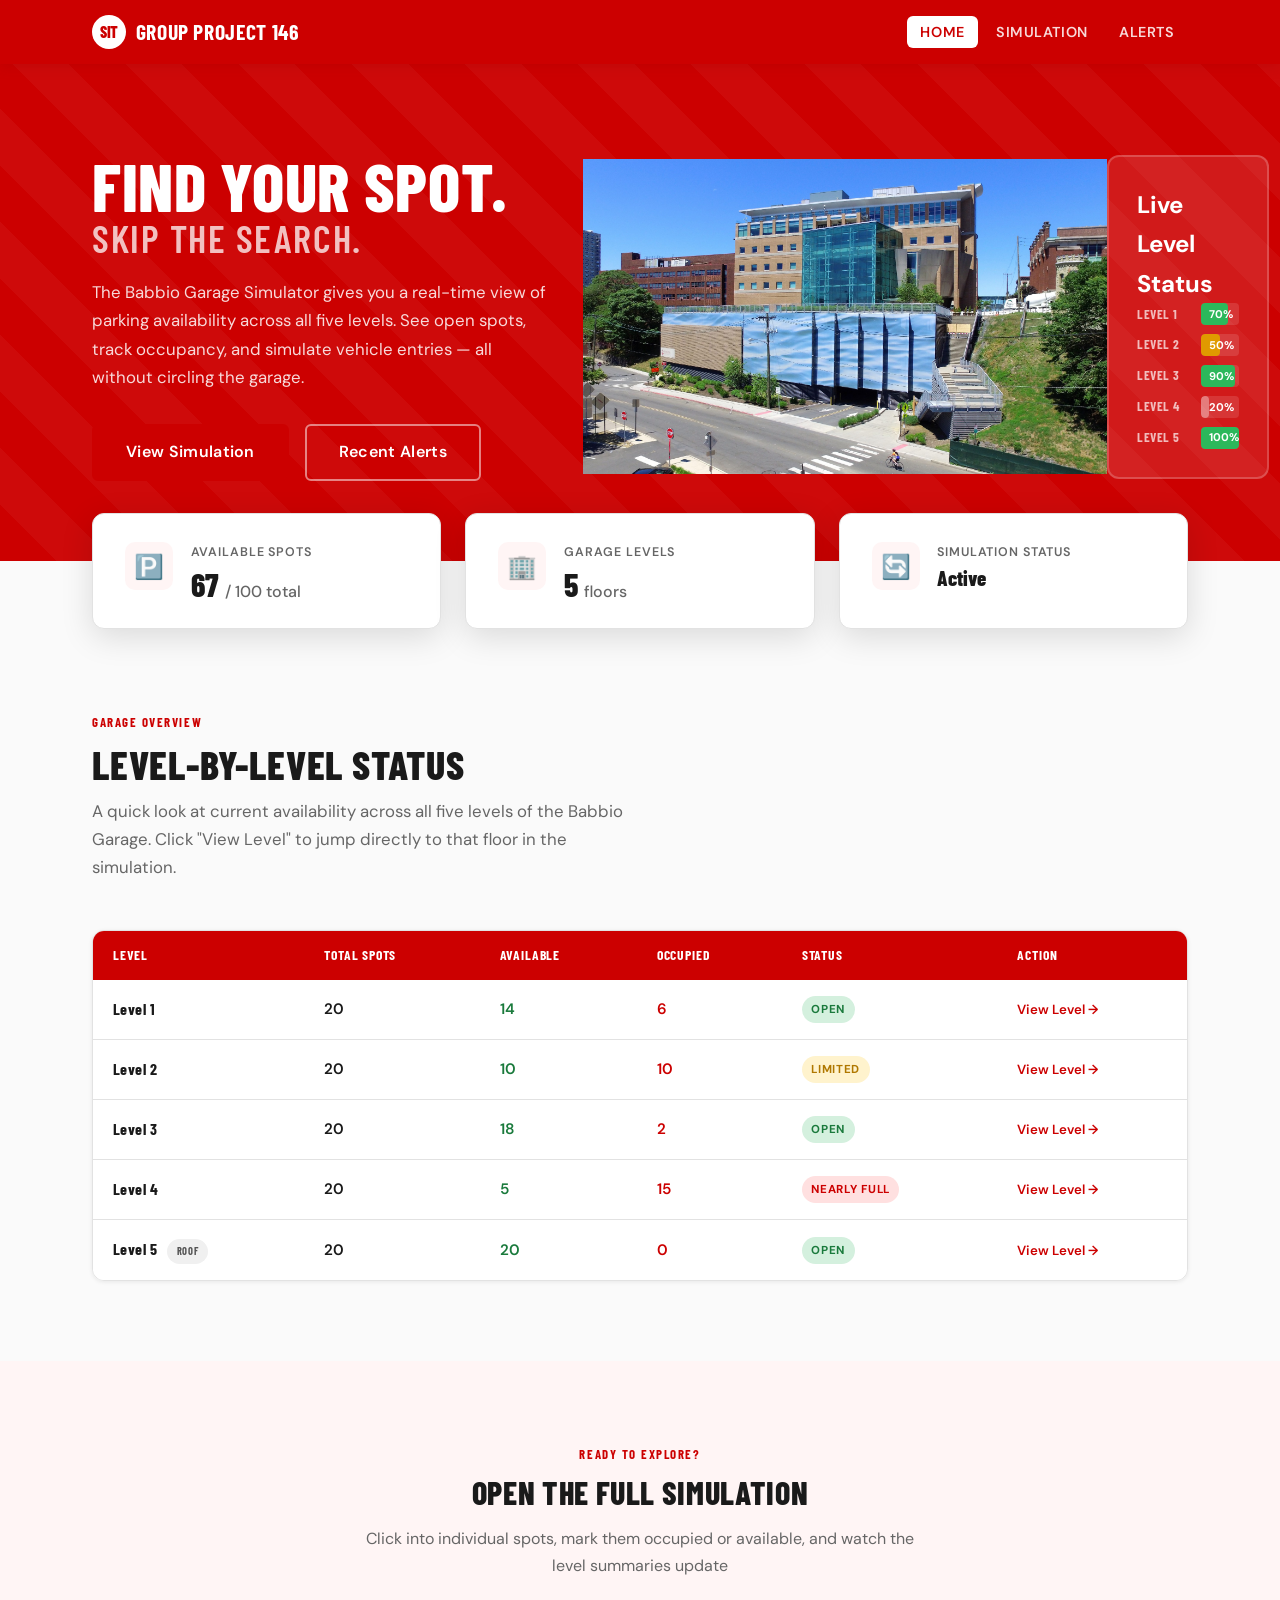
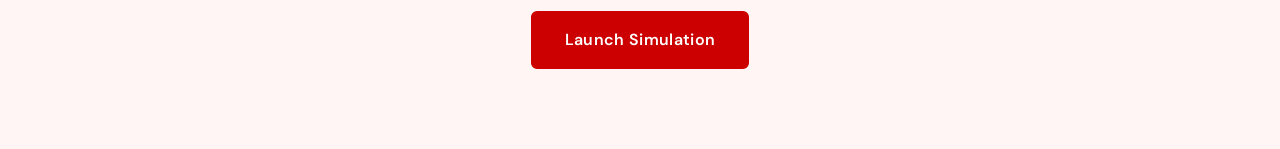
<file: index.html>
<!DOCTYPE html>
<html lang="en">
<head>
  <meta charset="UTF-8">
  <meta name="viewport" content="width=device-width, initial-scale=1.0">
  <meta name="description" content="Babbio Parking Garage Simulator — find available spots across all 5 levels in real time.">
  <title>Home | Babbio Parking Simulator</title>
  <link rel="stylesheet" href="css/styles.css">
</head>
<body>

  <a href="#main-content" class="skip-link">Skip to main content</a>

  <nav class="navbar" aria-label="Main navigation">
    <div class="navbar__inner">
      <a href="index.html" class="navbar__brand" aria-label="Babbio Parking Simulator Home">
        <div class="navbar__brand-icon" aria-hidden="true">
          <span>SIT</span>
        </div>
        <span class="navbar__brand-name">Group Project 146</span>
      </a>
      <ul class="navbar__links">
        <li><a href="index.html" class="active" aria-current="page">Home</a></li>
        <li><a href="simulation.html">Simulation</a></li>
        <li><a href="alerts.html">Alerts</a></li>
      </ul>
    </div>
  </nav>

  <main id="main-content">

    <section class="hero" aria-labelledby="hero-title">
      <div class="hero__inner">
        <div class="hero__text">
          <h1 class="hero__title" id="hero-title">
            Find Your Spot.
            <span>Skip the Search.</span>
          </h1>
          <p class="hero__description">
            The Babbio Garage Simulator gives you a real-time view of parking availability
            across all five levels. See open spots, track occupancy, and simulate vehicle
            entries — all without circling the garage.
          </p>
          <div class="hero__actions">
            <a href="simulation.html" class="btn btn-primary btn-lg">View Simulation</a>
            <a href="alerts.html" class="btn btn-secondary btn-lg">Recent Alerts</a>
          </div>
        </div>

        <div class="hero__visual" aria-hidden="true">
          <img src="babbiogarage.jpg" alt="Babbio Parking Garage" class="hero__image">
          <div class="hero__garage-diagram">
            <h2>Live Level Status</h2>
            <div class="hero__level-bars">

              <div class="hero__level-bar">
                <span class="hero__level-label">Level 1</span>
                <div class="hero__level-track">
                  <div class="hero__level-fill fill-green" style="width:70%;">70%</div>
                </div>
              </div>

              <div class="hero__level-bar">
                <span class="hero__level-label">Level 2</span>
                <div class="hero__level-track">
                  <div class="hero__level-fill fill-yellow" style="width:50%;">50%</div>
                </div>
              </div>

              <div class="hero__level-bar">
                <span class="hero__level-label">Level 3</span>
                <div class="hero__level-track">
                  <div class="hero__level-fill fill-green" style="width:90%;">90%</div>
                </div>
              </div>

              <div class="hero__level-bar">
                <span class="hero__level-label">Level 4</span>
                <div class="hero__level-track">
                  <div class="hero__level-fill fill-red" style="width:20%;">20%</div>
                </div>
              </div>

              <div class="hero__level-bar">
                <span class="hero__level-label">Level 5</span>
                <div class="hero__level-track">
                  <div class="hero__level-fill fill-green" style="width:100%;">100%</div>
                </div>
              </div>

            </div>
          </div>
        </div>
      </div>
    </section>

    <div class="container">
      <section class="summary-cards" aria-label="Garage summary statistics">

        <div class="summary-card">
          <div class="summary-card__icon" aria-hidden="true">🅿️</div>
          <div>
            <p class="summary-card__label">Available Spots</p>
            <p class="summary-card__value">67 <span>/ 100 total</span></p>
          </div>
        </div>

        <div class="summary-card">
          <div class="summary-card__icon" aria-hidden="true">🏢</div>
          <div>
            <p class="summary-card__label">Garage Levels</p>
            <p class="summary-card__value">5 <span>floors</span></p>
          </div>
        </div>

        <div class="summary-card">
          <div class="summary-card__icon" aria-hidden="true">🔄</div>
          <div>
            <p class="summary-card__label">Simulation Status</p>
            <p class="summary-card__value" style="font-size:1.3rem;">Active</p>
          </div>
        </div>

      </section>
    </div>

    <section class="section" aria-labelledby="levels-title">
      <div class="container">

        <header class="section__header">
          <span class="section__label">Garage Overview</span>
          <h2 class="section__title" id="levels-title">Level-by-Level Status</h2>
          <p class="section__subtitle">
            A quick look at current availability across all five levels of the Babbio Garage.
            Click "View Level" to jump directly to that floor in the simulation.
          </p>
        </header>

        <div class="level-table-wrap">
          <table class="level-table">
            <thead>
              <tr>
                <th scope="col">Level</th>
                <th scope="col">Total Spots</th>
                <th scope="col">Available</th>
                <th scope="col">Occupied</th>
                <th scope="col">Status</th>
                <th scope="col">Action</th>
              </tr>
            </thead>
            <tbody>
              <tr>
                <td class="level-name">Level 1</td>
                <td class="num">20</td>
                <td class="num available-num">14</td>
                <td class="num occupied-num">6</td>
                <td><span class="badge badge-green">Open</span></td>
                <td><a href="simulation.html#level-1" class="view-link">View Level →</a></td>
              </tr>
              <tr>
                <td class="level-name">Level 2</td>
                <td class="num">20</td>
                <td class="num available-num">10</td>
                <td class="num occupied-num">10</td>
                <td><span class="badge badge-yellow">Limited</span></td>
                <td><a href="simulation.html#level-2" class="view-link">View Level →</a></td>
              </tr>
              <tr>
                <td class="level-name">Level 3</td>
                <td class="num">20</td>
                <td class="num available-num">18</td>
                <td class="num occupied-num">2</td>
                <td><span class="badge badge-green">Open</span></td>
                <td><a href="simulation.html#level-3" class="view-link">View Level →</a></td>
              </tr>
              <tr>
                <td class="level-name">Level 4</td>
                <td class="num">20</td>
                <td class="num available-num">5</td>
                <td class="num occupied-num">15</td>
                <td><span class="badge badge-red">Nearly Full</span></td>
                <td><a href="simulation.html#level-4" class="view-link">View Level →</a></td>
              </tr>
              <tr>
                <td class="level-name">Level 5 <span class="badge badge-gray" style="margin-left:0.4rem;font-size:0.65rem;">Roof</span></td>
                <td class="num">20</td>
                <td class="num available-num">20</td>
                <td class="num occupied-num">0</td>
                <td><span class="badge badge-green">Open</span></td>
                <td><a href="simulation.html#level-5" class="view-link">View Level →</a></td>
              </tr>
            </tbody>
          </table>
        </div>

      </div>
    </section>

    <section class="section section--tint" aria-labelledby="cta-title">
      <div class="container" style="text-align:center; max-width:640px;">
        <span class="section__label">Ready to explore?</span>
        <h2 class="section__title" id="cta-title" style="font-size:2rem; margin-bottom:1rem;">
          Open the Full Simulation
        </h2>
        <p style="color:var(--color-text-muted); margin-bottom:2rem; font-size:1rem;">
          Click into individual spots, mark them occupied or available, and watch the
          level summaries update
        </p>
        <a href="simulation.html" class="btn btn-primary btn-lg">Launch Simulation</a>
      </div>
    </section>

  </main>

</body>
</html>
</file>
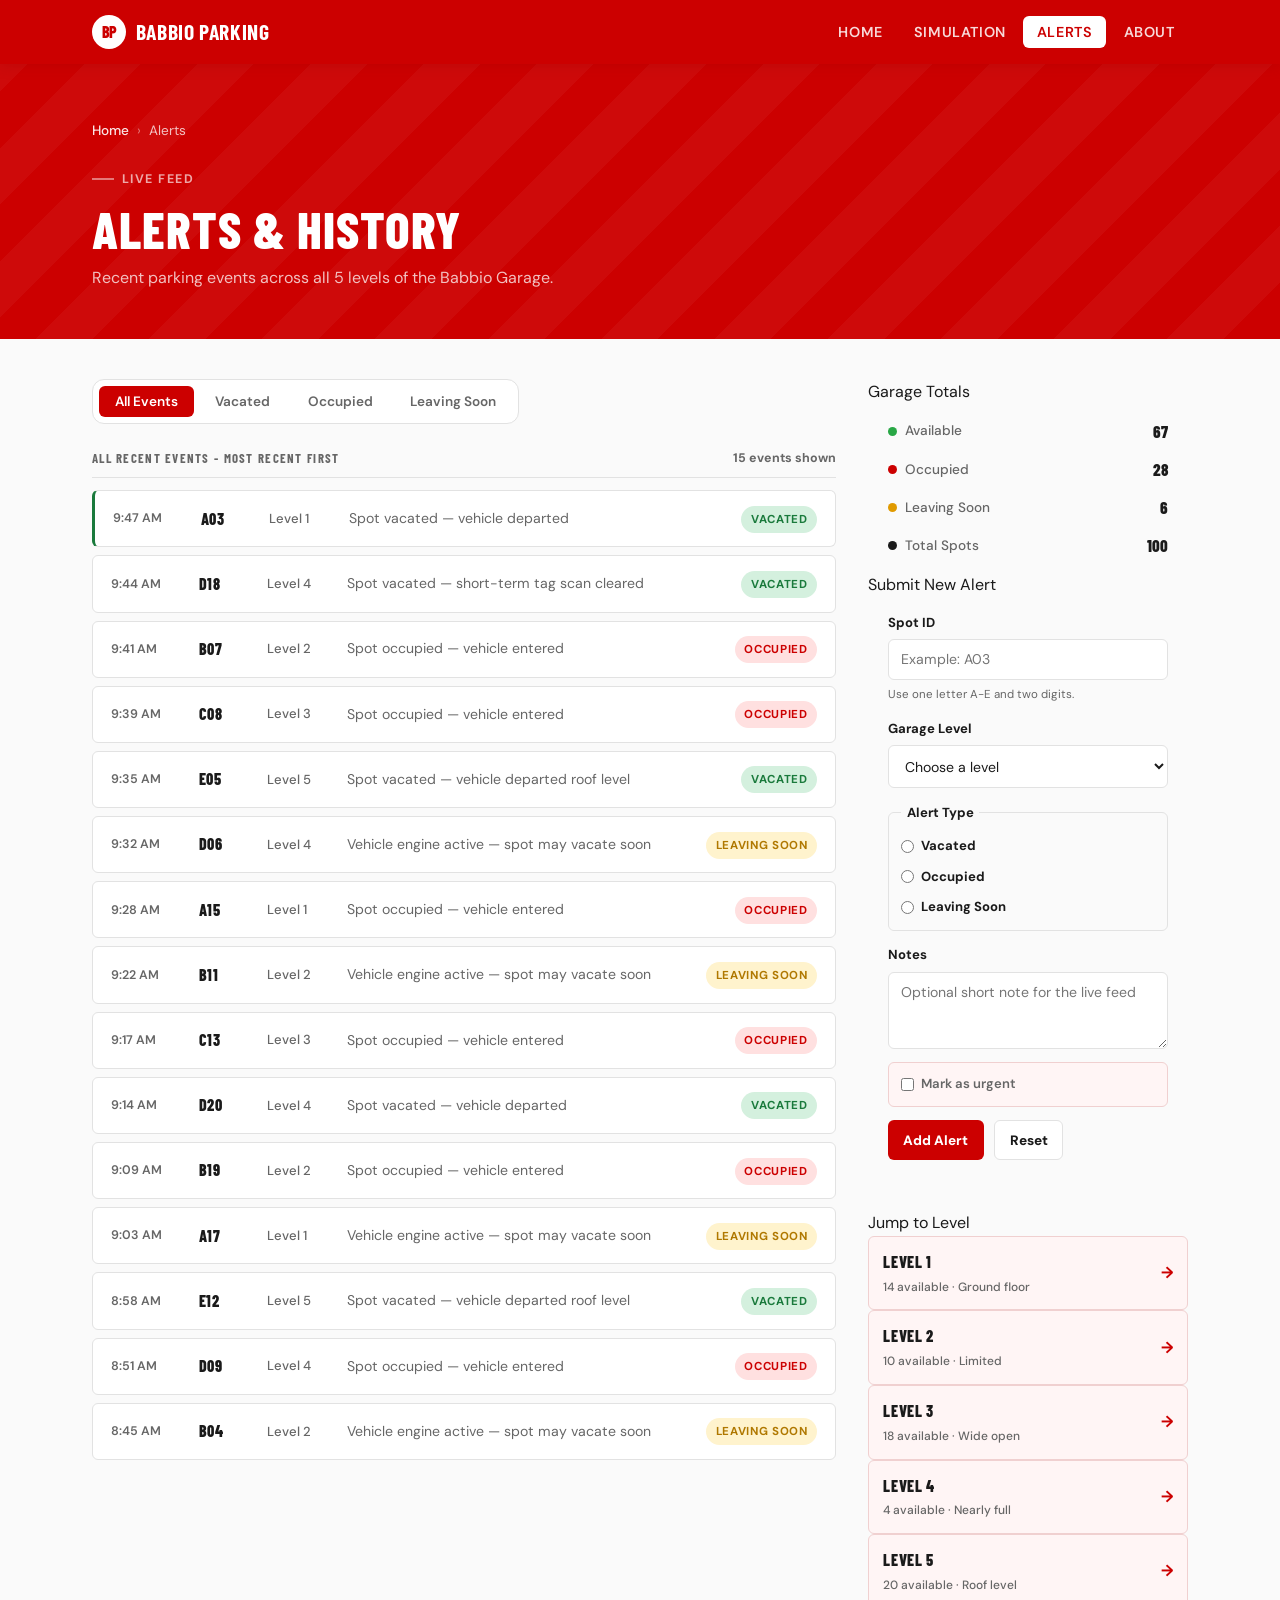
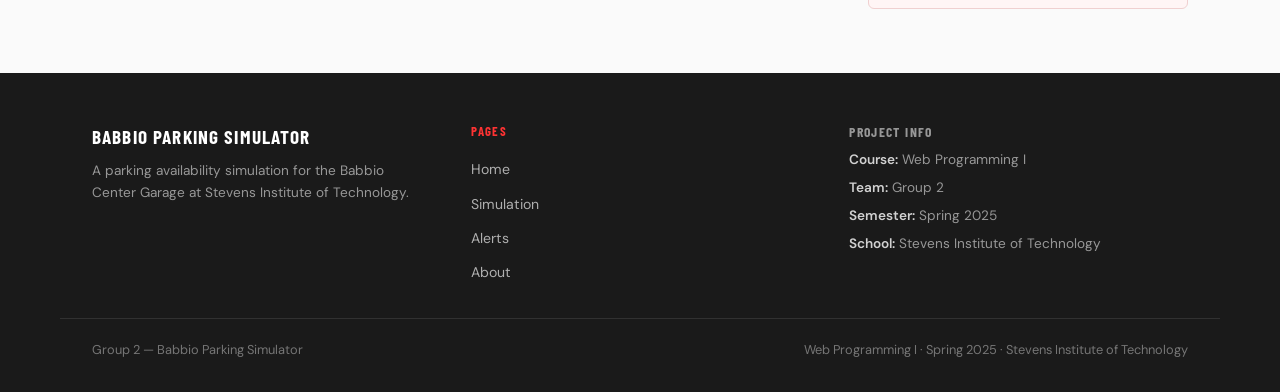
<file: alerts.html>
<!-- Abu Sayiem -->
<!DOCTYPE html>
<html lang="en">

<head>
  <meta charset="UTF-8" />
  <meta name="viewport" content="width=device-width, initial-scale=1.0" />
  <meta name="description"
    content="Babbio Parking Garage alerts — recent spot activity, newly available spots, and a live event log." />
  <title>Alerts | Babbio Parking Simulator</title>
  <link rel="stylesheet" href="css/styles.css" />
  <link rel="stylesheet" href="css/alerts.css" />
  <script src="js/alerts.js" defer></script>
</head>

<body>

  <a href="#main-content" class="skip-link">Skip to main content</a>

  <!-- navigation  -->
  <nav class="navbar" aria-label="Main navigation">
    <div class="navbar__inner">
      <a href="index.html" class="navbar__brand" aria-label="Babbio Parking Simulator Home">
        <div class="navbar__brand-icon" aria-hidden="true">
          <span>BP</span>
        </div>
        <span class="navbar__brand-name">Babbio Parking</span>
      </a>
      <ul class="navbar__links" role="list">
        <li><a href="index.html">Home</a></li>
        <li><a href="simulation.html">Simulation</a></li>
        <li><a href="alerts.html" class="active" aria-current="page">Alerts</a></li>
        <li><a href="about.html">About</a></li>
      </ul>
    </div>
  </nav>

  <!-- page banner  -->
  <header class="page-banner" aria-labelledby="page-title">
    <div class="page-banner__inner">
      <nav aria-label="Breadcrumb">
        <ol class="breadcrumb" role="list">
          <li><a href="index.html">Home</a></li>
          <li aria-hidden="true" class="breadcrumb__sep">›</li>
          <li aria-current="page">Alerts</li>
        </ol>
      </nav>
      <p class="page-banner__label">Live Feed</p>
      <h1 class="page-banner__title" id="page-title">Alerts &amp; History</h1>
      <p class="page-banner__sub">Recent parking events across all 5 levels of the Babbio Garage.</p>
    </div>
  </header>

  <main id="main-content">
    <div class="alerts-layout">

      <!-- main feed column  -->
      <div>

        <!-- filter tab -->
        <nav class="filter-bar" aria-label="Filter alerts">
          <button type="button" class="filter-tab is-active" data-filter="all" aria-pressed="true">All Events</button>
          <button type="button" class="filter-tab filter-tab--vacated" data-filter="vacated"
            aria-pressed="false">Vacated</button>
          <button type="button" class="filter-tab filter-tab--occupied" data-filter="occupied"
            aria-pressed="false">Occupied</button>
          <button type="button" class="filter-tab filter-tab--leaving" data-filter="leaving"
            aria-pressed="false">Leaving Soon</button>
        </nav>

        <!--  all events (visible by default)  -->
        <section class="alert-section" aria-label="All recent events">
          <div class="alerts-heading-row">
            <p class="alerts-section-title" id="feedTitle">All Recent Events - Most Recent First</p>
            <p class="alert-count" id="visibleCount" aria-live="polite">15 events shown</p>
          </div>

          <ol class="alert-feed" id="alertFeed" reversed>

            <li class="alert-entry alert-entry--new" data-status="vacated">
              <span class="alert-entry_time">9:47 AM</span>
              <span class="alert-entry_spot">A03</span>
              <span class="alert-entry_level">Level 1</span>
              <span class="alert-entry_desc">Spot vacated — vehicle departed</span>
              <span class="alert-entry_badge"><span class="badge badge-green">Vacated</span></span>
            </li>

            <li class="alert-entry" data-status="vacated">
              <span class="alert-entry_time">9:44 AM</span>
              <span class="alert-entry_spot">D18</span>
              <span class="alert-entry_level">Level 4</span>
              <span class="alert-entry_desc">Spot vacated — short-term tag scan cleared</span>
              <span class="alert-entry_badge"><span class="badge badge-green">Vacated</span></span>
            </li>

            <li class="alert-entry" data-status="occupied">
              <span class="alert-entry_time">9:41 AM</span>
              <span class="alert-entry_spot">B07</span>
              <span class="alert-entry_level">Level 2</span>
              <span class="alert-entry_desc">Spot occupied — vehicle entered</span>
              <span class="alert-entry_badge"><span class="badge badge-red">Occupied</span></span>
            </li>

            <li class="alert-entry" data-status="occupied">
              <span class="alert-entry_time">9:39 AM</span>
              <span class="alert-entry_spot">C08</span>
              <span class="alert-entry_level">Level 3</span>
              <span class="alert-entry_desc">Spot occupied — vehicle entered</span>
              <span class="alert-entry_badge"><span class="badge badge-red">Occupied</span></span>
            </li>

            <li class="alert-entry" data-status="vacated">
              <span class="alert-entry_time">9:35 AM</span>
              <span class="alert-entry_spot">E05</span>
              <span class="alert-entry_level">Level 5</span>
              <span class="alert-entry_desc">Spot vacated — vehicle departed roof level</span>
              <span class="alert-entry_badge"><span class="badge badge-green">Vacated</span></span>
            </li>

            <li class="alert-entry" data-status="leaving">
              <span class="alert-entry_time">9:32 AM</span>
              <span class="alert-entry_spot">D06</span>
              <span class="alert-entry_level">Level 4</span>
              <span class="alert-entry_desc">Vehicle engine active — spot may vacate soon</span>
              <span class="alert-entry_badge"><span class="badge badge-yellow">Leaving Soon</span></span>
            </li>

            <li class="alert-entry" data-status="occupied">
              <span class="alert-entry_time">9:28 AM</span>
              <span class="alert-entry_spot">A15</span>
              <span class="alert-entry_level">Level 1</span>
              <span class="alert-entry_desc">Spot occupied — vehicle entered</span>
              <span class="alert-entry_badge"><span class="badge badge-red">Occupied</span></span>
            </li>

            <li class="alert-entry" data-status="leaving">
              <span class="alert-entry_time">9:22 AM</span>
              <span class="alert-entry_spot">B11</span>
              <span class="alert-entry_level">Level 2</span>
              <span class="alert-entry_desc">Vehicle engine active — spot may vacate soon</span>
              <span class="alert-entry_badge"><span class="badge badge-yellow">Leaving Soon</span></span>
            </li>

            <li class="alert-entry" data-status="occupied">
              <span class="alert-entry_time">9:17 AM</span>
              <span class="alert-entry_spot">C13</span>
              <span class="alert-entry_level">Level 3</span>
              <span class="alert-entry_desc">Spot occupied — vehicle entered</span>
              <span class="alert-entry_badge"><span class="badge badge-red">Occupied</span></span>
            </li>

            <li class="alert-entry" data-status="vacated">
              <span class="alert-entry_time">9:14 AM</span>
              <span class="alert-entry_spot">D20</span>
              <span class="alert-entry_level">Level 4</span>
              <span class="alert-entry_desc">Spot vacated — vehicle departed</span>
              <span class="alert-entry_badge"><span class="badge badge-green">Vacated</span></span>
            </li>

            <li class="alert-entry" data-status="occupied">
              <span class="alert-entry_time">9:09 AM</span>
              <span class="alert-entry_spot">B19</span>
              <span class="alert-entry_level">Level 2</span>
              <span class="alert-entry_desc">Spot occupied — vehicle entered</span>
              <span class="alert-entry_badge"><span class="badge badge-red">Occupied</span></span>
            </li>

            <li class="alert-entry" data-status="leaving">
              <span class="alert-entry_time">9:03 AM</span>
              <span class="alert-entry_spot">A17</span>
              <span class="alert-entry_level">Level 1</span>
              <span class="alert-entry_desc">Vehicle engine active — spot may vacate soon</span>
              <span class="alert-entry_badge"><span class="badge badge-yellow">Leaving Soon</span></span>
            </li>

            <li class="alert-entry" data-status="vacated">
              <span class="alert-entry_time">8:58 AM</span>
              <span class="alert-entry_spot">E12</span>
              <span class="alert-entry_level">Level 5</span>
              <span class="alert-entry_desc">Spot vacated — vehicle departed roof level</span>
              <span class="alert-entry_badge"><span class="badge badge-green">Vacated</span></span>
            </li>

            <li class="alert-entry" data-status="occupied">
              <span class="alert-entry_time">8:51 AM</span>
              <span class="alert-entry_spot">D09</span>
              <span class="alert-entry_level">Level 4</span>
              <span class="alert-entry_desc">Spot occupied — vehicle entered</span>
              <span class="alert-entry_badge"><span class="badge badge-red">Occupied</span></span>
            </li>

            <li class="alert-entry" data-status="leaving">
              <span class="alert-entry_time">8:45 AM</span>
              <span class="alert-entry_spot">B04</span>
              <span class="alert-entry_level">Level 2</span>
              <span class="alert-entry_desc">Vehicle engine active — spot may vacate soon</span>
              <span class="alert-entry_badge"><span class="badge badge-yellow">Leaving Soon</span></span>
            </li>

          </ol>
        </section>
        </div>

        <!--  sidebar  -->
        <aside class="sidebar" aria-label="Garage at a glance">

          <!-- garage stats -->
          <div class="sidebar__card">
            <div class="sidebar__card-header">
              <p class="sidebar__card-title">Garage Totals</p>
            </div>
            <dl class="stats-list">
              <div class="stats-list__item stats-list__item--available">
                <dt class="stats-list__label">Available</dt>
                <dd class="stats-list__value" id="availableTotal">67</dd>
              </div>
              <div class="stats-list__item stats-list__item--occupied">
                <dt class="stats-list__label">Occupied</dt>
                <dd class="stats-list__value" id="occupiedTotal">28</dd>
              </div>
              <div class="stats-list__item stats-list__item--leaving">
                <dt class="stats-list__label">Leaving Soon</dt>
                <dd class="stats-list__value" id="leavingTotal">6</dd>
              </div>
              <div class="stats-list__item stats-list__item--total">
                <dt class="stats-list__label">Total Spots</dt>
                <dd class="stats-list__value" id="spotTotal">100</dd>
              </div>
            </dl>
          </div>

          <!-- user interaction form -->
          <div class="sidebar__card">
            <div class="sidebar__card-header">
              <p class="sidebar__card-title">Submit New Alert</p>
            </div>
            <form class="alert-form" id="alertForm" novalidate>
              <div class="form-field">
                <label for="spotId">Spot ID</label>
                <input type="text" id="spotId" name="spotId" placeholder="Example: A03" maxlength="3"
                  pattern="[A-E][0-9]{2}" required />
                <small> Use one letter A-E and two digits.</small>
              </div>

              <div class="form-field">
                <label for="garageLevel">Garage Level</label>
                <select id="garageLevel" name="garageLevel" required>
                  <option value="">Choose a level</option>
                  <option value="Level 1">Level 1 - A spots</option>
                  <option value="Level 2">Level 2 - B spots</option>
                  <option value="Level 3">Level 3 - C spots</option>
                  <option value="Level 4">Level 4 - D spots</option>
                  <option value="Level 5">Level 5 - E spots</option>
                </select>
              </div>
              <fieldset class="form-field form-fieldset">
                <legend>Alert Type</legend>
                <label class="choice">
                  <input type="radio" name="eventType" value="vacated" required />
                  Vacated
                </label>
                <label class="choice">
                  <input type="radio" name="eventType" value="occupied" />
                  Occupied
                </label>
                <label class="choice">
                  <input type="radio" name="eventType" value="leaving" />
                  Leaving Soon
                </label>
              </fieldset>

              <div class="form-field">
                <label for="alertNotes">Notes</label>
                <textarea id="alertNotes" name="alertNotes" rows="3" maxlength="120"
                  placeholder="Optional short note for the live feed"></textarea>
              </div>

              <label class="choice choice--urgent">
                <input type="checkbox" id="urgentFlag" name="urgentFlag" />
                Mark as urgent
              </label>

              <div class="form-actions">
                <button type="submit" class="button button--primary">Add Alert</button>
                <button type="reset" class="button button--secondary">Reset</button>
              </div>

              <p class="form-status" id="formStatus" role="status" aria-live="polite"></p>
            </form>
          </div>

          <!-- quick nav to levels -->
          <div class="sidebar__card">
            <div class="sidebar__card-header">
              <p class="sidebar__card-title">Jump to Level</p>
            </div>
            <div class="sidebar__card-body">

              <a href="simulation.html#level-1" class="new-spot-card">
                <div class="new-spot-card__info">
                  <span class="new-spot-card__id">Level 1</span>
                  <span class="new-spot-card__meta">14 available · Ground floor</span>
                </div>
                <span class="new-spot-card__arrow">→</span>
              </a>

              <a href="simulation.html#level-2" class="new-spot-card">
                <div class="new-spot-card__info">
                  <span class="new-spot-card__id">Level 2</span>
                  <span class="new-spot-card__meta">10 available · Limited</span>
                </div>
                <span class="new-spot-card__arrow">→</span>
              </a>

              <a href="simulation.html#level-3" class="new-spot-card">
                <div class="new-spot-card__info">
                  <span class="new-spot-card__id">Level 3</span>
                  <span class="new-spot-card__meta">18 available · Wide open</span>
                </div>
                <span class="new-spot-card__arrow">→</span>
              </a>

              <a href="simulation.html#level-4" class="new-spot-card">
                <div class="new-spot-card__info">
                  <span class="new-spot-card__id">Level 4</span>
                  <span class="new-spot-card__meta">4 available · Nearly full</span>
                </div>
                <span class="new-spot-card__arrow">→</span>
              </a>

              <a href="simulation.html#level-5" class="new-spot-card">
                <div class="new-spot-card__info">
                  <span class="new-spot-card__id">Level 5</span>
                  <span class="new-spot-card__meta">20 available · Roof level</span>
                </div>
                <span class="new-spot-card__arrow">→</span>
              </a>

            </div>
          </div>

        </aside>

      </div>
  </main>
<!-- footer -->
    <footer class="footer" aria-label="Site footer">
    <div class="footer__inner">
      <div>
        <p class="footer__brand-name">Babbio Parking Simulator</p>
        <p class="footer__brand-desc">
          A parking availability simulation for the Babbio Center Garage at
          Stevens Institute of Technology.
        </p>
      </div>
      <nav aria-label="Footer navigation">
        <p class="footer__heading">Pages</p>
        <ul class="footer__links" role="list">
          <li><a href="index.html">Home</a></li>
          <li><a href="simulation.html">Simulation</a></li>
          <li><a href="alerts.html">Alerts</a></li>
          <li><a href="about.html">About</a></li>
        </ul>
      </nav>
      <div class="footer__info">
        <p class="footer__heading">Project Info</p>
        <p><strong>Course:</strong> Web Programming I</p>
        <p><strong>Team:</strong> Group 2</p>
        <p><strong>Semester:</strong> Spring 2025</p>
        <p><strong>School:</strong> Stevens Institute of Technology</p>
      </div>
    </div>
    <div class="footer__bottom">
      <span>Group 2 — Babbio Parking Simulator</span>
      <span>Web Programming I · Spring 2025 · Stevens Institute of Technology</span>
    </div>
  </footer>

</body>
</html>
</file>
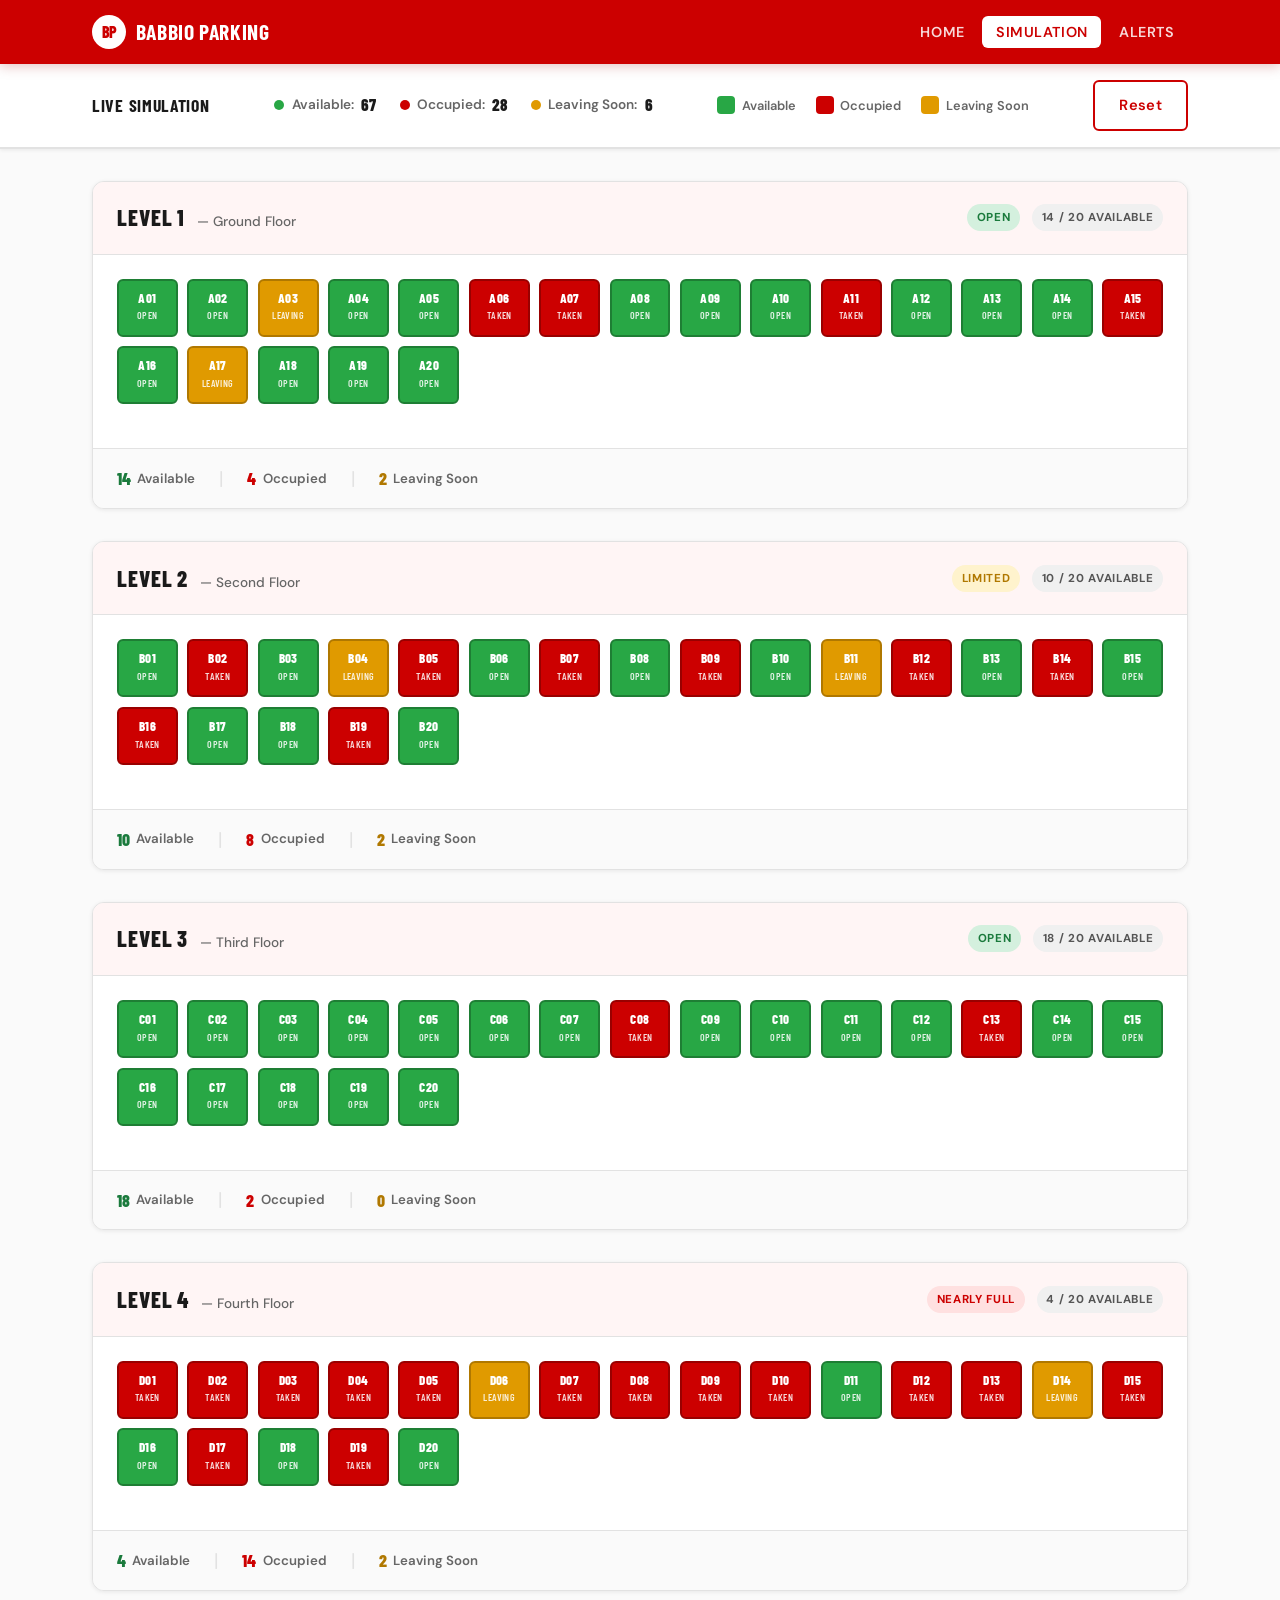
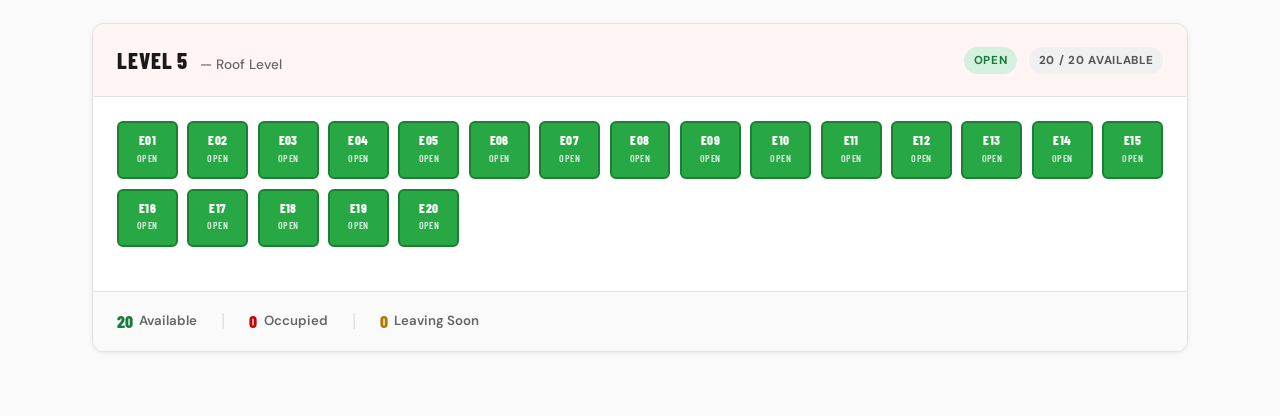
<file: simulation.html>
<!DOCTYPE html>
<html lang="en">
<head>
  <meta charset="UTF-8">
  <meta name="viewport" content="width=device-width, initial-scale=1.0">
  <meta name="description" content="Babbio Parking Garage live simulation — click any spot to toggle its availability across all 5 levels.">
  <title>Simulation | Babbio Parking Simulator</title>
  <link rel="stylesheet" href="css/styles.css">
  <link rel="stylesheet" href="css/simulation.css">
</head>
<body>

  <a href="#main-content" class="skip-link">Skip to main content</a>

  <nav class="navbar" aria-label="Main navigation">
    <div class="navbar__inner">
      <a href="index.html" class="navbar__brand" aria-label="Babbio Parking Simulator Home">
        <div class="navbar__brand-icon" aria-hidden="true">
          <span>BP</span>
        </div>
        <span class="navbar__brand-name">Babbio Parking</span>
      </a>
      <ul class="navbar__links">
        <li><a href="index.html">Home</a></li>
        <li><a href="simulation.html" class="active" aria-current="page">Simulation</a></li>
        <li><a href="alerts.html">Alerts</a></li>
      </ul>
    </div>
  </nav>

  <div class="control-bar" role="region" aria-label="Simulation controls">
    <div class="control-bar__inner">
      <p class="control-bar__title">Live Simulation</p>

      <section class="control-bar__stats" aria-label="Spot totals">
        <div class="control-stat">
          <span class="control-stat__dot dot-green" aria-hidden="true"></span>
          <span>Available:</span>
          <span class="control-stat__num">67</span>
        </div>
        <div class="control-stat">
          <span class="control-stat__dot dot-red" aria-hidden="true"></span>
          <span>Occupied:</span>
          <span class="control-stat__num">28</span>
        </div>
        <div class="control-stat">
          <span class="control-stat__dot dot-yellow" aria-hidden="true"></span>
          <span>Leaving Soon:</span>
          <span class="control-stat__num">6</span>
        </div>
      </section>

      <section class="legend" aria-label="Spot color legend">
        <div class="legend__item">
          <span class="legend__swatch swatch-available" aria-hidden="true"></span>
          Available
        </div>
        <div class="legend__item">
          <span class="legend__swatch swatch-occupied" aria-hidden="true"></span>
          Occupied
        </div>
        <div class="legend__item">
          <span class="legend__swatch swatch-leaving" aria-hidden="true"></span>
          Leaving Soon
        </div>
      </section>

      <div class="control-bar__actions">
        <a href="simulation.html" class="btn btn-secondary" title="Reload page to reset all spots to default state">Reset</a>
      </div>
    </div>
  </div>

  <main id="main-content">
    <div class="sim-layout">

      <section class="level-card" id="level-1" aria-labelledby="level-1-title">
        <div class="level-card__header">
          <h2 class="level-card__title" id="level-1-title">Level 1 <span>— Ground Floor</span></h2>
          <div class="level-card__meta">
            <span class="badge badge-green">Open</span>
            <span class="badge badge-gray">14 / 20 available</span>
          </div>
        </div>
        <div class="level-card__body">
          <div class="spot-grid" role="group" aria-label="Level 1 parking spots">
            <input type="checkbox" id="spot-a01" class="spot-toggle">
            <label for="spot-a01" class="spot"><span class="spot__id">A01</span><span class="spot__status">Open</span></label>
            <input type="checkbox" id="spot-a02" class="spot-toggle">
            <label for="spot-a02" class="spot"><span class="spot__id">A02</span><span class="spot__status">Open</span></label>
            <input type="checkbox" id="spot-a03" class="spot-toggle spot-toggle--leaving">
            <label for="spot-a03" class="spot"><span class="spot__id">A03</span><span class="spot__status">Leaving</span></label>
            <input type="checkbox" id="spot-a04" class="spot-toggle">
            <label for="spot-a04" class="spot"><span class="spot__id">A04</span><span class="spot__status">Open</span></label>
            <input type="checkbox" id="spot-a05" class="spot-toggle">
            <label for="spot-a05" class="spot"><span class="spot__id">A05</span><span class="spot__status">Open</span></label>
            <input type="checkbox" id="spot-a06" class="spot-toggle" checked>
            <label for="spot-a06" class="spot"><span class="spot__id">A06</span><span class="spot__status">Taken</span></label>
            <input type="checkbox" id="spot-a07" class="spot-toggle" checked>
            <label for="spot-a07" class="spot"><span class="spot__id">A07</span><span class="spot__status">Taken</span></label>
            <input type="checkbox" id="spot-a08" class="spot-toggle">
            <label for="spot-a08" class="spot"><span class="spot__id">A08</span><span class="spot__status">Open</span></label>
            <input type="checkbox" id="spot-a09" class="spot-toggle">
            <label for="spot-a09" class="spot"><span class="spot__id">A09</span><span class="spot__status">Open</span></label>
            <input type="checkbox" id="spot-a10" class="spot-toggle">
            <label for="spot-a10" class="spot"><span class="spot__id">A10</span><span class="spot__status">Open</span></label>
            <input type="checkbox" id="spot-a11" class="spot-toggle" checked>
            <label for="spot-a11" class="spot"><span class="spot__id">A11</span><span class="spot__status">Taken</span></label>
            <input type="checkbox" id="spot-a12" class="spot-toggle">
            <label for="spot-a12" class="spot"><span class="spot__id">A12</span><span class="spot__status">Open</span></label>
            <input type="checkbox" id="spot-a13" class="spot-toggle">
            <label for="spot-a13" class="spot"><span class="spot__id">A13</span><span class="spot__status">Open</span></label>
            <input type="checkbox" id="spot-a14" class="spot-toggle">
            <label for="spot-a14" class="spot"><span class="spot__id">A14</span><span class="spot__status">Open</span></label>
            <input type="checkbox" id="spot-a15" class="spot-toggle" checked>
            <label for="spot-a15" class="spot"><span class="spot__id">A15</span><span class="spot__status">Taken</span></label>
            <input type="checkbox" id="spot-a16" class="spot-toggle">
            <label for="spot-a16" class="spot"><span class="spot__id">A16</span><span class="spot__status">Open</span></label>
            <input type="checkbox" id="spot-a17" class="spot-toggle spot-toggle--leaving">
            <label for="spot-a17" class="spot"><span class="spot__id">A17</span><span class="spot__status">Leaving</span></label>
            <input type="checkbox" id="spot-a18" class="spot-toggle">
            <label for="spot-a18" class="spot"><span class="spot__id">A18</span><span class="spot__status">Open</span></label>
            <input type="checkbox" id="spot-a19" class="spot-toggle">
            <label for="spot-a19" class="spot"><span class="spot__id">A19</span><span class="spot__status">Open</span></label>
            <input type="checkbox" id="spot-a20" class="spot-toggle">
            <label for="spot-a20" class="spot"><span class="spot__id">A20</span><span class="spot__status">Open</span></label>
          </div>
        </div>
        <section class="level-summary" aria-label="Level 1 summary">
          <div class="level-summary__item"><span class="level-summary__count count-green">14</span> Available</div>
          <span class="level-summary__sep" aria-hidden="true">|</span>
          <div class="level-summary__item"><span class="level-summary__count count-red">4</span> Occupied</div>
          <span class="level-summary__sep" aria-hidden="true">|</span>
          <div class="level-summary__item"><span class="level-summary__count count-yellow">2</span> Leaving Soon</div>
        </section>
      </section>

      <section class="level-card" id="level-2" aria-labelledby="level-2-title">
        <div class="level-card__header">
          <h2 class="level-card__title" id="level-2-title">Level 2 <span>— Second Floor</span></h2>
          <div class="level-card__meta">
            <span class="badge badge-yellow">Limited</span>
            <span class="badge badge-gray">10 / 20 available</span>
          </div>
        </div>
        <div class="level-card__body">
          <div class="spot-grid" role="group" aria-label="Level 2 parking spots">
            <input type="checkbox" id="spot-b01" class="spot-toggle">
            <label for="spot-b01" class="spot"><span class="spot__id">B01</span><span class="spot__status">Open</span></label>
            <input type="checkbox" id="spot-b02" class="spot-toggle" checked>
            <label for="spot-b02" class="spot"><span class="spot__id">B02</span><span class="spot__status">Taken</span></label>
            <input type="checkbox" id="spot-b03" class="spot-toggle">
            <label for="spot-b03" class="spot"><span class="spot__id">B03</span><span class="spot__status">Open</span></label>
            <input type="checkbox" id="spot-b04" class="spot-toggle spot-toggle--leaving">
            <label for="spot-b04" class="spot"><span class="spot__id">B04</span><span class="spot__status">Leaving</span></label>
            <input type="checkbox" id="spot-b05" class="spot-toggle" checked>
            <label for="spot-b05" class="spot"><span class="spot__id">B05</span><span class="spot__status">Taken</span></label>
            <input type="checkbox" id="spot-b06" class="spot-toggle">
            <label for="spot-b06" class="spot"><span class="spot__id">B06</span><span class="spot__status">Open</span></label>
            <input type="checkbox" id="spot-b07" class="spot-toggle" checked>
            <label for="spot-b07" class="spot"><span class="spot__id">B07</span><span class="spot__status">Taken</span></label>
            <input type="checkbox" id="spot-b08" class="spot-toggle">
            <label for="spot-b08" class="spot"><span class="spot__id">B08</span><span class="spot__status">Open</span></label>
            <input type="checkbox" id="spot-b09" class="spot-toggle" checked>
            <label for="spot-b09" class="spot"><span class="spot__id">B09</span><span class="spot__status">Taken</span></label>
            <input type="checkbox" id="spot-b10" class="spot-toggle">
            <label for="spot-b10" class="spot"><span class="spot__id">B10</span><span class="spot__status">Open</span></label>
            <input type="checkbox" id="spot-b11" class="spot-toggle spot-toggle--leaving">
            <label for="spot-b11" class="spot"><span class="spot__id">B11</span><span class="spot__status">Leaving</span></label>
            <input type="checkbox" id="spot-b12" class="spot-toggle" checked>
            <label for="spot-b12" class="spot"><span class="spot__id">B12</span><span class="spot__status">Taken</span></label>
            <input type="checkbox" id="spot-b13" class="spot-toggle">
            <label for="spot-b13" class="spot"><span class="spot__id">B13</span><span class="spot__status">Open</span></label>
            <input type="checkbox" id="spot-b14" class="spot-toggle" checked>
            <label for="spot-b14" class="spot"><span class="spot__id">B14</span><span class="spot__status">Taken</span></label>
            <input type="checkbox" id="spot-b15" class="spot-toggle">
            <label for="spot-b15" class="spot"><span class="spot__id">B15</span><span class="spot__status">Open</span></label>
            <input type="checkbox" id="spot-b16" class="spot-toggle" checked>
            <label for="spot-b16" class="spot"><span class="spot__id">B16</span><span class="spot__status">Taken</span></label>
            <input type="checkbox" id="spot-b17" class="spot-toggle">
            <label for="spot-b17" class="spot"><span class="spot__id">B17</span><span class="spot__status">Open</span></label>
            <input type="checkbox" id="spot-b18" class="spot-toggle">
            <label for="spot-b18" class="spot"><span class="spot__id">B18</span><span class="spot__status">Open</span></label>
            <input type="checkbox" id="spot-b19" class="spot-toggle" checked>
            <label for="spot-b19" class="spot"><span class="spot__id">B19</span><span class="spot__status">Taken</span></label>
            <input type="checkbox" id="spot-b20" class="spot-toggle">
            <label for="spot-b20" class="spot"><span class="spot__id">B20</span><span class="spot__status">Open</span></label>
          </div>
        </div>
        <section class="level-summary" aria-label="Level 2 summary">
          <div class="level-summary__item"><span class="level-summary__count count-green">10</span> Available</div>
          <span class="level-summary__sep" aria-hidden="true">|</span>
          <div class="level-summary__item"><span class="level-summary__count count-red">8</span> Occupied</div>
          <span class="level-summary__sep" aria-hidden="true">|</span>
          <div class="level-summary__item"><span class="level-summary__count count-yellow">2</span> Leaving Soon</div>
        </section>
      </section>

      <section class="level-card" id="level-3" aria-labelledby="level-3-title">
        <div class="level-card__header">
          <h2 class="level-card__title" id="level-3-title">Level 3 <span>— Third Floor</span></h2>
          <div class="level-card__meta">
            <span class="badge badge-green">Open</span>
            <span class="badge badge-gray">18 / 20 available</span>
          </div>
        </div>
        <div class="level-card__body">
          <div class="spot-grid" role="group" aria-label="Level 3 parking spots">
            <input type="checkbox" id="spot-c01" class="spot-toggle">
            <label for="spot-c01" class="spot"><span class="spot__id">C01</span><span class="spot__status">Open</span></label>
            <input type="checkbox" id="spot-c02" class="spot-toggle">
            <label for="spot-c02" class="spot"><span class="spot__id">C02</span><span class="spot__status">Open</span></label>
            <input type="checkbox" id="spot-c03" class="spot-toggle">
            <label for="spot-c03" class="spot"><span class="spot__id">C03</span><span class="spot__status">Open</span></label>
            <input type="checkbox" id="spot-c04" class="spot-toggle">
            <label for="spot-c04" class="spot"><span class="spot__id">C04</span><span class="spot__status">Open</span></label>
            <input type="checkbox" id="spot-c05" class="spot-toggle">
            <label for="spot-c05" class="spot"><span class="spot__id">C05</span><span class="spot__status">Open</span></label>
            <input type="checkbox" id="spot-c06" class="spot-toggle">
            <label for="spot-c06" class="spot"><span class="spot__id">C06</span><span class="spot__status">Open</span></label>
            <input type="checkbox" id="spot-c07" class="spot-toggle">
            <label for="spot-c07" class="spot"><span class="spot__id">C07</span><span class="spot__status">Open</span></label>
            <input type="checkbox" id="spot-c08" class="spot-toggle" checked>
            <label for="spot-c08" class="spot"><span class="spot__id">C08</span><span class="spot__status">Taken</span></label>
            <input type="checkbox" id="spot-c09" class="spot-toggle">
            <label for="spot-c09" class="spot"><span class="spot__id">C09</span><span class="spot__status">Open</span></label>
            <input type="checkbox" id="spot-c10" class="spot-toggle">
            <label for="spot-c10" class="spot"><span class="spot__id">C10</span><span class="spot__status">Open</span></label>
            <input type="checkbox" id="spot-c11" class="spot-toggle">
            <label for="spot-c11" class="spot"><span class="spot__id">C11</span><span class="spot__status">Open</span></label>
            <input type="checkbox" id="spot-c12" class="spot-toggle">
            <label for="spot-c12" class="spot"><span class="spot__id">C12</span><span class="spot__status">Open</span></label>
            <input type="checkbox" id="spot-c13" class="spot-toggle" checked>
            <label for="spot-c13" class="spot"><span class="spot__id">C13</span><span class="spot__status">Taken</span></label>
            <input type="checkbox" id="spot-c14" class="spot-toggle">
            <label for="spot-c14" class="spot"><span class="spot__id">C14</span><span class="spot__status">Open</span></label>
            <input type="checkbox" id="spot-c15" class="spot-toggle">
            <label for="spot-c15" class="spot"><span class="spot__id">C15</span><span class="spot__status">Open</span></label>
            <input type="checkbox" id="spot-c16" class="spot-toggle">
            <label for="spot-c16" class="spot"><span class="spot__id">C16</span><span class="spot__status">Open</span></label>
            <input type="checkbox" id="spot-c17" class="spot-toggle">
            <label for="spot-c17" class="spot"><span class="spot__id">C17</span><span class="spot__status">Open</span></label>
            <input type="checkbox" id="spot-c18" class="spot-toggle">
            <label for="spot-c18" class="spot"><span class="spot__id">C18</span><span class="spot__status">Open</span></label>
            <input type="checkbox" id="spot-c19" class="spot-toggle">
            <label for="spot-c19" class="spot"><span class="spot__id">C19</span><span class="spot__status">Open</span></label>
            <input type="checkbox" id="spot-c20" class="spot-toggle">
            <label for="spot-c20" class="spot"><span class="spot__id">C20</span><span class="spot__status">Open</span></label>
          </div>
        </div>
        <section class="level-summary" aria-label="Level 3 summary">
          <div class="level-summary__item"><span class="level-summary__count count-green">18</span> Available</div>
          <span class="level-summary__sep" aria-hidden="true">|</span>
          <div class="level-summary__item"><span class="level-summary__count count-red">2</span> Occupied</div>
          <span class="level-summary__sep" aria-hidden="true">|</span>
          <div class="level-summary__item"><span class="level-summary__count count-yellow">0</span> Leaving Soon</div>
        </section>
      </section>

      <section class="level-card" id="level-4" aria-labelledby="level-4-title">
        <div class="level-card__header">
          <h2 class="level-card__title" id="level-4-title">Level 4 <span>— Fourth Floor</span></h2>
          <div class="level-card__meta">
            <span class="badge badge-red">Nearly Full</span>
            <span class="badge badge-gray">4 / 20 available</span>
          </div>
        </div>
        <div class="level-card__body">
          <div class="spot-grid" role="group" aria-label="Level 4 parking spots">
            <input type="checkbox" id="spot-d01" class="spot-toggle" checked>
            <label for="spot-d01" class="spot"><span class="spot__id">D01</span><span class="spot__status">Taken</span></label>
            <input type="checkbox" id="spot-d02" class="spot-toggle" checked>
            <label for="spot-d02" class="spot"><span class="spot__id">D02</span><span class="spot__status">Taken</span></label>
            <input type="checkbox" id="spot-d03" class="spot-toggle" checked>
            <label for="spot-d03" class="spot"><span class="spot__id">D03</span><span class="spot__status">Taken</span></label>
            <input type="checkbox" id="spot-d04" class="spot-toggle" checked>
            <label for="spot-d04" class="spot"><span class="spot__id">D04</span><span class="spot__status">Taken</span></label>
            <input type="checkbox" id="spot-d05" class="spot-toggle" checked>
            <label for="spot-d05" class="spot"><span class="spot__id">D05</span><span class="spot__status">Taken</span></label>
            <input type="checkbox" id="spot-d06" class="spot-toggle spot-toggle--leaving">
            <label for="spot-d06" class="spot"><span class="spot__id">D06</span><span class="spot__status">Leaving</span></label>
            <input type="checkbox" id="spot-d07" class="spot-toggle" checked>
            <label for="spot-d07" class="spot"><span class="spot__id">D07</span><span class="spot__status">Taken</span></label>
            <input type="checkbox" id="spot-d08" class="spot-toggle" checked>
            <label for="spot-d08" class="spot"><span class="spot__id">D08</span><span class="spot__status">Taken</span></label>
            <input type="checkbox" id="spot-d09" class="spot-toggle" checked>
            <label for="spot-d09" class="spot"><span class="spot__id">D09</span><span class="spot__status">Taken</span></label>
            <input type="checkbox" id="spot-d10" class="spot-toggle" checked>
            <label for="spot-d10" class="spot"><span class="spot__id">D10</span><span class="spot__status">Taken</span></label>
            <input type="checkbox" id="spot-d11" class="spot-toggle">
            <label for="spot-d11" class="spot"><span class="spot__id">D11</span><span class="spot__status">Open</span></label>
            <input type="checkbox" id="spot-d12" class="spot-toggle" checked>
            <label for="spot-d12" class="spot"><span class="spot__id">D12</span><span class="spot__status">Taken</span></label>
            <input type="checkbox" id="spot-d13" class="spot-toggle" checked>
            <label for="spot-d13" class="spot"><span class="spot__id">D13</span><span class="spot__status">Taken</span></label>
            <input type="checkbox" id="spot-d14" class="spot-toggle spot-toggle--leaving">
            <label for="spot-d14" class="spot"><span class="spot__id">D14</span><span class="spot__status">Leaving</span></label>
            <input type="checkbox" id="spot-d15" class="spot-toggle" checked>
            <label for="spot-d15" class="spot"><span class="spot__id">D15</span><span class="spot__status">Taken</span></label>
            <input type="checkbox" id="spot-d16" class="spot-toggle">
            <label for="spot-d16" class="spot"><span class="spot__id">D16</span><span class="spot__status">Open</span></label>
            <input type="checkbox" id="spot-d17" class="spot-toggle" checked>
            <label for="spot-d17" class="spot"><span class="spot__id">D17</span><span class="spot__status">Taken</span></label>
            <input type="checkbox" id="spot-d18" class="spot-toggle">
            <label for="spot-d18" class="spot"><span class="spot__id">D18</span><span class="spot__status">Open</span></label>
            <input type="checkbox" id="spot-d19" class="spot-toggle" checked>
            <label for="spot-d19" class="spot"><span class="spot__id">D19</span><span class="spot__status">Taken</span></label>
            <input type="checkbox" id="spot-d20" class="spot-toggle">
            <label for="spot-d20" class="spot"><span class="spot__id">D20</span><span class="spot__status">Open</span></label>
          </div>
        </div>
        <section class="level-summary" aria-label="Level 4 summary">
          <div class="level-summary__item"><span class="level-summary__count count-green">4</span> Available</div>
          <span class="level-summary__sep" aria-hidden="true">|</span>
          <div class="level-summary__item"><span class="level-summary__count count-red">14</span> Occupied</div>
          <span class="level-summary__sep" aria-hidden="true">|</span>
          <div class="level-summary__item"><span class="level-summary__count count-yellow">2</span> Leaving Soon</div>
        </section>
      </section>

      <section class="level-card" id="level-5" aria-labelledby="level-5-title">
        <div class="level-card__header">
          <h2 class="level-card__title" id="level-5-title">Level 5 <span>— Roof Level</span></h2>
          <div class="level-card__meta">
            <span class="badge badge-green">Open</span>
            <span class="badge badge-gray">20 / 20 available</span>
          </div>
        </div>
        <div class="level-card__body">
          <div class="spot-grid" role="group" aria-label="Level 5 parking spots">
            <input type="checkbox" id="spot-e01" class="spot-toggle">
            <label for="spot-e01" class="spot"><span class="spot__id">E01</span><span class="spot__status">Open</span></label>
            <input type="checkbox" id="spot-e02" class="spot-toggle">
            <label for="spot-e02" class="spot"><span class="spot__id">E02</span><span class="spot__status">Open</span></label>
            <input type="checkbox" id="spot-e03" class="spot-toggle">
            <label for="spot-e03" class="spot"><span class="spot__id">E03</span><span class="spot__status">Open</span></label>
            <input type="checkbox" id="spot-e04" class="spot-toggle">
            <label for="spot-e04" class="spot"><span class="spot__id">E04</span><span class="spot__status">Open</span></label>
            <input type="checkbox" id="spot-e05" class="spot-toggle">
            <label for="spot-e05" class="spot"><span class="spot__id">E05</span><span class="spot__status">Open</span></label>
            <input type="checkbox" id="spot-e06" class="spot-toggle">
            <label for="spot-e06" class="spot"><span class="spot__id">E06</span><span class="spot__status">Open</span></label>
            <input type="checkbox" id="spot-e07" class="spot-toggle">
            <label for="spot-e07" class="spot"><span class="spot__id">E07</span><span class="spot__status">Open</span></label>
            <input type="checkbox" id="spot-e08" class="spot-toggle">
            <label for="spot-e08" class="spot"><span class="spot__id">E08</span><span class="spot__status">Open</span></label>
            <input type="checkbox" id="spot-e09" class="spot-toggle">
            <label for="spot-e09" class="spot"><span class="spot__id">E09</span><span class="spot__status">Open</span></label>
            <input type="checkbox" id="spot-e10" class="spot-toggle">
            <label for="spot-e10" class="spot"><span class="spot__id">E10</span><span class="spot__status">Open</span></label>
            <input type="checkbox" id="spot-e11" class="spot-toggle">
            <label for="spot-e11" class="spot"><span class="spot__id">E11</span><span class="spot__status">Open</span></label>
            <input type="checkbox" id="spot-e12" class="spot-toggle">
            <label for="spot-e12" class="spot"><span class="spot__id">E12</span><span class="spot__status">Open</span></label>
            <input type="checkbox" id="spot-e13" class="spot-toggle">
            <label for="spot-e13" class="spot"><span class="spot__id">E13</span><span class="spot__status">Open</span></label>
            <input type="checkbox" id="spot-e14" class="spot-toggle">
            <label for="spot-e14" class="spot"><span class="spot__id">E14</span><span class="spot__status">Open</span></label>
            <input type="checkbox" id="spot-e15" class="spot-toggle">
            <label for="spot-e15" class="spot"><span class="spot__id">E15</span><span class="spot__status">Open</span></label>
            <input type="checkbox" id="spot-e16" class="spot-toggle">
            <label for="spot-e16" class="spot"><span class="spot__id">E16</span><span class="spot__status">Open</span></label>
            <input type="checkbox" id="spot-e17" class="spot-toggle">
            <label for="spot-e17" class="spot"><span class="spot__id">E17</span><span class="spot__status">Open</span></label>
            <input type="checkbox" id="spot-e18" class="spot-toggle">
            <label for="spot-e18" class="spot"><span class="spot__id">E18</span><span class="spot__status">Open</span></label>
            <input type="checkbox" id="spot-e19" class="spot-toggle">
            <label for="spot-e19" class="spot"><span class="spot__id">E19</span><span class="spot__status">Open</span></label>
            <input type="checkbox" id="spot-e20" class="spot-toggle">
            <label for="spot-e20" class="spot"><span class="spot__id">E20</span><span class="spot__status">Open</span></label>
          </div>
        </div>
        <section class="level-summary" aria-label="Level 5 summary">
          <div class="level-summary__item"><span class="level-summary__count count-green">20</span> Available</div>
          <span class="level-summary__sep" aria-hidden="true">|</span>
          <div class="level-summary__item"><span class="level-summary__count count-red">0</span> Occupied</div>
          <span class="level-summary__sep" aria-hidden="true">|</span>
          <div class="level-summary__item"><span class="level-summary__count count-yellow">0</span> Leaving Soon</div>
        </section>
      </section>

    </div>
  </main>

</body>
</html>
</file>
<file: css/styles.css>
/*
   Babbio Parking Simulator - Global Styles Sheet
*/

/* Google Fonts */
@import url('https://fonts.googleapis.com/css2?family=Barlow+Condensed:wght@400;600;700;800&family=DM+Sans:wght@400;500;600&display=swap');

/* CSS Variables */
:root {
  --color-primary:       #CC0000;
  --color-primary-dark:  #990000;
  --color-primary-light: #FF3333;
  --color-white:         #FFFFFF;
  --color-bg:            #FAFAFA;
  --color-bg-tint:       #FFF5F5;
  --color-text:          #1A1A1A;
  --color-text-muted:    #666666;
  --color-border:        #E2E2E2;
  --color-available:     #1A7A3C;
  --color-occupied:      #CC0000;
  --color-leaving:       #B07800;
  --font-display:        'Barlow Condensed', sans-serif;
  --font-body:           'DM Sans', sans-serif;
  --radius:              6px;
  --radius-lg:           12px;
  --shadow-sm:           0 1px 4px rgba(0,0,0,0.08);
  --shadow-md:           0 4px 16px rgba(0,0,0,0.10);
  --shadow-lg:           0 8px 32px rgba(0,0,0,0.13);
  --nav-height:          64px;
  --max-width:           1160px;
  --transition:          0.2s ease;
}

/* Reset  */
*, *::before, *::after {
  box-sizing: border-box;
  margin: 0;
  padding: 0;
}

html {
  scroll-behavior: smooth;
}

body {
  font-family: var(--font-body);
  font-size: 1rem;
  color: var(--color-text);
  background-color: var(--color-bg);
  line-height: 1.65;
  -webkit-font-smoothing: antialiased;
}

img {
  max-width: 100%;
  display: block;
}

a {
  color: var(--color-primary);
  text-decoration: none;
}

a:hover {
  text-decoration: underline;
}

ul, ol {
  list-style: none;
}

/* Skip Link (Accessibility) */
.skip-link {
  position: absolute;
  top: -100%;
  left: 1rem;
  background: var(--color-primary);
  color: var(--color-white);
  padding: 0.5rem 1rem;
  border-radius: var(--radius);
  font-weight: 600;
  z-index: 9999;
}

.skip-link:focus {
  top: 1rem;
}

/* Navigation */
.navbar {
  position: sticky;
  top: 0;
  z-index: 100;
  background-color: var(--color-primary);
  height: var(--nav-height);
  display: flex;
  align-items: center;
  box-shadow: 0 2px 12px rgba(150,0,0,0.25);
}

.navbar__inner {
  max-width: var(--max-width);
  width: 100%;
  margin: 0 auto;
  padding: 0 2rem;
  display: flex;
  align-items: center;
  justify-content: space-between;
}

.navbar__brand {
  display: flex;
  align-items: center;
  gap: 0.6rem;
  text-decoration: none;
}

.navbar__brand-icon {
  width: 34px;
  height: 34px;
  background-color: var(--color-white);
  border-radius: 50%;
  display: flex;
  align-items: center;
  justify-content: center;
  flex-shrink: 0;
}

.navbar__brand-icon span {
  font-family: var(--font-display);
  font-size: 1rem;
  font-weight: 800;
  color: var(--color-primary);
  letter-spacing: -0.5px;
}

.navbar__brand-name {
  font-family: var(--font-display);
  font-size: 1.35rem;
  font-weight: 700;
  color: var(--color-white);
  letter-spacing: 0.03em;
  text-transform: uppercase;
}

.navbar__brand:hover .navbar__brand-name {
  text-decoration: none;
  opacity: 0.9;
}

.navbar__links {
  display: flex;
  align-items: center;
  gap: 0.25rem;
}

.navbar__links a {
  font-family: var(--font-body);
  font-size: 0.9rem;
  font-weight: 600;
  color: rgba(255,255,255,0.85);
  padding: 0.45rem 0.85rem;
  border-radius: var(--radius);
  text-decoration: none;
  text-transform: uppercase;
  letter-spacing: 0.04em;
  transition: background-color var(--transition), color var(--transition);
}

.navbar__links a:hover {
  background-color: rgba(255,255,255,0.15);
  color: var(--color-white);
  text-decoration: none;
}

.navbar__links a.active {
  background-color: var(--color-white);
  color: var(--color-primary);
}

/* Layout Helpers */
.container {
  max-width: var(--max-width);
  margin: 0 auto;
  padding: 0 2rem;
}

.section {
  padding: 5rem 0;
}

.section--tint {
  background-color: var(--color-bg-tint);
}

.section__header {
  margin-bottom: 3rem;
}

.section__label {
  display: inline-block;
  font-family: var(--font-display);
  font-size: 0.8rem;
  font-weight: 700;
  letter-spacing: 0.12em;
  text-transform: uppercase;
  color: var(--color-primary);
  margin-bottom: 0.6rem;
}

.section__title {
  font-family: var(--font-display);
  font-size: 2.5rem;
  font-weight: 800;
  line-height: 1.1;
  color: var(--color-text);
  text-transform: uppercase;
  letter-spacing: 0.02em;
}

.section__subtitle {
  margin-top: 0.75rem;
  font-size: 1.05rem;
  color: var(--color-text-muted);
  max-width: 560px;
}

/* Buttons */
.btn {
  display: inline-flex;
  align-items: center;
  gap: 0.5rem;
  font-family: var(--font-body);
  font-size: 0.92rem;
  font-weight: 600;
  padding: 0.7rem 1.5rem;
  border-radius: var(--radius);
  border: 2px solid transparent;
  cursor: pointer;
  text-decoration: none;
  letter-spacing: 0.02em;
  transition: background-color var(--transition), color var(--transition), border-color var(--transition), box-shadow var(--transition);
  white-space: nowrap;
}

.btn-primary {
  background-color: var(--color-primary);
  color: var(--color-white);
  border-color: var(--color-primary);
}

.btn-primary:hover {
  background-color: var(--color-primary-dark);
  border-color: var(--color-primary-dark);
  text-decoration: none;
  box-shadow: 0 4px 14px rgba(204,0,0,0.35);
}

.btn-secondary {
  background-color: transparent;
  color: var(--color-primary);
  border-color: var(--color-primary);
}

.btn-secondary:hover {
  background-color: var(--color-primary);
  color: var(--color-white);
  text-decoration: none;
}

.btn-lg {
  font-size: 1rem;
  padding: 0.85rem 2rem;
}

/* Cards */
.card {
  background-color: var(--color-white);
  border-radius: var(--radius-lg);
  box-shadow: var(--shadow-sm);
  border: 1px solid var(--color-border);
  padding: 1.75rem;
  transition: box-shadow var(--transition), transform var(--transition);
}

.card:hover {
  box-shadow: var(--shadow-md);
  transform: translateY(-2px);
}

/* Badges */
.badge {
  display: inline-block;
  font-size: 0.72rem;
  font-weight: 700;
  letter-spacing: 0.06em;
  text-transform: uppercase;
  padding: 0.25rem 0.6rem;
  border-radius: 20px;
}

.badge-green {
  background-color: #D4F0DE;
  color: var(--color-available);
}

.badge-red {
  background-color: #FFE0E0;
  color: var(--color-occupied);
}

.badge-yellow {
  background-color: #FFF3CD;
  color: var(--color-leaving);
}

.badge-gray {
  background-color: #F0F0F0;
  color: #555555;
}

/* Divider */
.divider {
  border: none;
  border-top: 2px solid var(--color-border);
  margin: 0;
}

.divider--red {
  border-top-color: var(--color-primary);
}

/* Breadcrumb */
.breadcrumb {
  display: flex;
  align-items: center;
  gap: 0.5rem;
  font-size: 0.85rem;
  color: var(--color-text-muted);
  margin-bottom: 1.25rem;
}

.breadcrumb a {
  color: var(--color-primary);
  text-decoration: none;
  font-weight: 500;
}

.breadcrumb a:hover {
  text-decoration: underline;
}

.breadcrumb__sep {
  color: var(--color-border);
}

/* Make breadcrumb readable on the red page banner */
.page-banner .breadcrumb {
  color: rgba(255,255,255,0.75);
}

.page-banner .breadcrumb a {
  color: rgba(255,255,255,0.9);
}

.page-banner .breadcrumb a:hover {
  color: var(--color-white);
  text-decoration: underline;
}

.page-banner .breadcrumb__sep {
  color: rgba(255,255,255,0.45);
}

/* Index Page — Hero */
.hero {
  background-color: var(--color-primary);
  background-image:
    repeating-linear-gradient(
      45deg,
      transparent,
      transparent 40px,
      rgba(255,255,255,0.04) 40px,
      rgba(255,255,255,0.04) 80px
    );
  color: var(--color-white);
  padding: 5.5rem 0 5rem;
  overflow: hidden;
  position: relative;
}

.hero__inner {
  max-width: var(--max-width);
  margin: 0 auto;
  padding: 0 2rem;
  display: grid;
  grid-template-columns: 1fr 1fr;
  gap: 3rem;
  align-items: center;
}

.hero__eyebrow {
  display: inline-flex;
  align-items: center;
  gap: 0.5rem;
  font-size: 0.8rem;
  font-weight: 700;
  letter-spacing: 0.12em;
  text-transform: uppercase;
  color: rgba(255,255,255,0.7);
  margin-bottom: 1.1rem;
}

.hero__eyebrow::before {
  content: '';
  display: block;
  width: 28px;
  height: 2px;
  background-color: rgba(255,255,255,0.5);
}

.hero__title {
  font-family: var(--font-display);
  font-size: 4.2rem;
  font-weight: 800;
  line-height: 1.0;
  text-transform: uppercase;
  letter-spacing: 0.01em;
  margin-bottom: 1.25rem;
}

.hero__title span {
  display: block;
  font-size: 2.4rem;
  font-weight: 600;
  opacity: 0.75;
  letter-spacing: 0.04em;
}

.hero__description {
  font-size: 1.05rem;
  line-height: 1.7;
  color: rgba(255,255,255,0.85);
  max-width: 460px;
  margin-bottom: 2rem;
}

.hero__actions {
  display: flex;
  align-items: center;
  gap: 1rem;
  flex-wrap: wrap;
}

.hero__actions .btn-secondary {
  border-color: rgba(255,255,255,0.5);
  color: var(--color-white);
}

.hero__actions .btn-secondary:hover {
  background-color: rgba(255,255,255,0.15);
  border-color: var(--color-white);
}

.hero__visual {
  display: flex;
  justify-content: center;
  align-items: center;
}

.hero__garage-diagram {
  background-color: rgba(255,255,255,0.1);
  border: 2px solid rgba(255,255,255,0.2);
  border-radius: var(--radius-lg);
  padding: 1.75rem;
  width: 100%;
  max-width: 360px;
}

.hero__garage-diagram h3 {
  font-family: var(--font-display);
  font-size: 0.8rem;
  font-weight: 700;
  letter-spacing: 0.1em;
  text-transform: uppercase;
  color: rgba(255,255,255,0.6);
  margin-bottom: 1rem;
}

.hero__level-bars {
  display: flex;
  flex-direction: column;
  gap: 0.55rem;
}

.hero__level-bar {
  display: flex;
  align-items: center;
  gap: 0.75rem;
}

.hero__level-label {
  font-family: var(--font-display);
  font-size: 0.82rem;
  font-weight: 700;
  color: rgba(255,255,255,0.7);
  width: 52px;
  flex-shrink: 0;
  text-transform: uppercase;
  letter-spacing: 0.04em;
}

.hero__level-track {
  flex: 1;
  height: 22px;
  background-color: rgba(255,255,255,0.12);
  border-radius: 4px;
  overflow: hidden;
  position: relative;
}

.hero__level-fill {
  height: 100%;
  border-radius: 4px;
  display: flex;
  align-items: center;
  padding-left: 0.5rem;
  font-size: 0.7rem;
  font-weight: 700;
  color: var(--color-white);
}

.fill-green  { background-color: #2CB85B; }
.fill-yellow { background-color: #E09A00; }
.fill-red    { background-color: rgba(255,255,255,0.35); }

/*  Index — Summary Cards */
.summary-cards {
  display: grid;
  grid-template-columns: repeat(3, 1fr);
  gap: 1.5rem;
  margin-top: -3rem;
  position: relative;
  z-index: 10;
}

.summary-card {
  background-color: var(--color-white);
  border-radius: var(--radius-lg);
  box-shadow: var(--shadow-lg);
  border: 1px solid var(--color-border);
  padding: 1.75rem 2rem;
  display: flex;
  align-items: flex-start;
  gap: 1.1rem;
}

.summary-card__icon {
  width: 48px;
  height: 48px;
  background-color: var(--color-bg-tint);
  border-radius: 10px;
  display: flex;
  align-items: center;
  justify-content: center;
  flex-shrink: 0;
  font-size: 1.5rem;
}

.summary-card__label {
  font-size: 0.78rem;
  font-weight: 600;
  text-transform: uppercase;
  letter-spacing: 0.07em;
  color: var(--color-text-muted);
  margin-bottom: 0.3rem;
}

.summary-card__value {
  font-family: var(--font-display);
  font-size: 2rem;
  font-weight: 800;
  color: var(--color-text);
  line-height: 1;
}

.summary-card__value span {
  font-size: 1rem;
  font-weight: 500;
  color: var(--color-text-muted);
  font-family: var(--font-body);
}

/* Index — Level Table */
.level-table-wrap {
  overflow-x: auto;
  border-radius: var(--radius-lg);
  box-shadow: var(--shadow-sm);
  border: 1px solid var(--color-border);
}

.level-table {
  width: 100%;
  border-collapse: collapse;
  background-color: var(--color-white);
  font-size: 0.93rem;
}

.level-table thead {
  background-color: var(--color-primary);
  color: var(--color-white);
}

.level-table thead th {
  padding: 0.85rem 1.25rem;
  text-align: left;
  font-family: var(--font-display);
  font-size: 0.85rem;
  font-weight: 700;
  letter-spacing: 0.06em;
  text-transform: uppercase;
  white-space: nowrap;
}

.level-table tbody tr {
  border-bottom: 1px solid var(--color-border);
  transition: background-color var(--transition);
}

.level-table tbody tr:last-child {
  border-bottom: none;
}

.level-table tbody tr:hover {
  background-color: var(--color-bg-tint);
}

.level-table tbody td {
  padding: 1rem 1.25rem;
  vertical-align: middle;
}

.level-table .level-name {
  font-family: var(--font-display);
  font-weight: 700;
  font-size: 1rem;
  letter-spacing: 0.03em;
  color: var(--color-text);
}

.level-table .num {
  font-weight: 600;
  font-size: 0.95rem;
}

.level-table .available-num {
  color: var(--color-available);
}

.level-table .occupied-num {
  color: var(--color-occupied);
}

.level-table .view-link {
  font-size: 0.83rem;
  font-weight: 600;
  color: var(--color-primary);
  white-space: nowrap;
}

/* About Page Hero Banner */
.page-banner {
  background-color: var(--color-primary);
  padding: 3.5rem 0 3rem;
  color: var(--color-white);
  background-image:
    repeating-linear-gradient(
      -45deg,
      transparent,
      transparent 40px,
      rgba(255,255,255,0.04) 40px,
      rgba(255,255,255,0.04) 80px
    );
}

.page-banner__inner {
  max-width: var(--max-width);
  margin: 0 auto;
  padding: 0 2rem;
}

.page-banner__label {
  display: inline-flex;
  align-items: center;
  gap: 0.5rem;
  font-size: 0.78rem;
  font-weight: 700;
  letter-spacing: 0.12em;
  text-transform: uppercase;
  color: rgba(255,255,255,0.65);
  margin-bottom: 0.75rem;
}

.page-banner__label::before {
  content: '';
  display: block;
  width: 22px;
  height: 2px;
  background-color: rgba(255,255,255,0.45);
}

.page-banner__title {
  font-family: var(--font-display);
  font-size: 3.2rem;
  font-weight: 800;
  text-transform: uppercase;
  letter-spacing: 0.02em;
  line-height: 1.05;
}

.page-banner__sub {
  margin-top: 0.6rem;
  font-size: 1rem;
  color: rgba(255,255,255,0.75);
}

/* About Team Cards */
.team-grid {
  display: grid;
  grid-template-columns: repeat(2, 1fr);
  gap: 1.5rem;
}

.team-card {
  background-color: var(--color-white);
  border-radius: var(--radius-lg);
  box-shadow: var(--shadow-sm);
  border: 1px solid var(--color-border);
  padding: 2rem;
  display: flex;
  gap: 1.25rem;
  align-items: flex-start;
  transition: box-shadow var(--transition), transform var(--transition);
}

.team-card:hover {
  box-shadow: var(--shadow-md);
  transform: translateY(-2px);
}

.team-card__avatar {
  width: 56px;
  height: 56px;
  border-radius: 50%;
  background-color: var(--color-primary);
  display: flex;
  align-items: center;
  justify-content: center;
  flex-shrink: 0;
  font-family: var(--font-display);
  font-size: 1.4rem;
  font-weight: 800;
  color: var(--color-white);
  letter-spacing: 0.02em;
}

.team-card__name {
  font-family: var(--font-display);
  font-size: 1.2rem;
  font-weight: 700;
  letter-spacing: 0.02em;
  color: var(--color-text);
  margin-bottom: 0.2rem;
  text-transform: uppercase;
}

.team-card__role {
  font-size: 0.82rem;
  font-weight: 600;
  color: var(--color-primary);
  text-transform: uppercase;
  letter-spacing: 0.06em;
  margin-bottom: 0.6rem;
}

.team-card__bio {
  font-size: 0.9rem;
  color: var(--color-text-muted);
  line-height: 1.6;
}

/* About Scope Table */
.scope-table-wrap {
  overflow-x: auto;
  border-radius: var(--radius-lg);
  box-shadow: var(--shadow-sm);
  border: 1px solid var(--color-border);
}

.scope-table {
  width: 100%;
  border-collapse: collapse;
  background-color: var(--color-white);
  font-size: 0.93rem;
}

.scope-table thead th {
  padding: 0.85rem 1.5rem;
  text-align: left;
  font-family: var(--font-display);
  font-size: 0.85rem;
  font-weight: 700;
  letter-spacing: 0.06em;
  text-transform: uppercase;
}

.scope-table thead th:first-child {
  background-color: #1A7A3C;
  color: var(--color-white);
  width: 50%;
}

.scope-table thead th:last-child {
  background-color: var(--color-primary);
  color: var(--color-white);
  width: 50%;
}

.scope-table tbody tr {
  border-bottom: 1px solid var(--color-border);
}

.scope-table tbody tr:last-child {
  border-bottom: none;
}

.scope-table tbody td {
  padding: 0.9rem 1.5rem;
  vertical-align: top;
}

.scope-table tbody td:first-child {
  border-right: 1px solid var(--color-border);
}

.scope-table .in-scope {
  display: flex;
  align-items: flex-start;
  gap: 0.5rem;
}

.scope-table .in-scope::before {
  content: '✓';
  color: #1A7A3C;
  font-weight: 700;
  flex-shrink: 0;
  margin-top: 0.05rem;
}

.scope-table .out-scope {
  display: flex;
  align-items: flex-start;
  gap: 0.5rem;
  color: var(--color-text-muted);
}

.scope-table .out-scope::before {
  content: '✕';
  color: var(--color-primary);
  font-weight: 700;
  flex-shrink: 0;
  margin-top: 0.05rem;
}

/* About Tech Stack */
.tech-grid {
  display: grid;
  grid-template-columns: repeat(4, 1fr);
  gap: 1.25rem;
}

.tech-item {
  background-color: var(--color-white);
  border-radius: var(--radius-lg);
  border: 1px solid var(--color-border);
  padding: 1.5rem 1.25rem;
  text-align: center;
  transition: box-shadow var(--transition), transform var(--transition);
}

.tech-item:hover {
  box-shadow: var(--shadow-md);
  transform: translateY(-2px);
}

.tech-item__icon {
  font-size: 2rem;
  margin-bottom: 0.6rem;
  display: block;
}

.tech-item__name {
  font-family: var(--font-display);
  font-size: 1rem;
  font-weight: 700;
  letter-spacing: 0.04em;
  text-transform: uppercase;
  color: var(--color-text);
  margin-bottom: 0.3rem;
}

.tech-item__desc {
  font-size: 0.8rem;
  color: var(--color-text-muted);
  line-height: 1.5;
}

/* Footer */
.footer {
  background-color: var(--color-text);
  color: rgba(255,255,255,0.7);
  padding: 3rem 0 2rem;
}

.footer__inner {
  max-width: var(--max-width);
  margin: 0 auto;
  padding: 0 2rem;
  display: grid;
  grid-template-columns: 1fr 1fr 1fr;
  gap: 2.5rem;
}

.footer__brand-name {
  font-family: var(--font-display);
  font-size: 1.2rem;
  font-weight: 700;
  color: var(--color-white);
  text-transform: uppercase;
  letter-spacing: 0.06em;
  margin-bottom: 0.5rem;
}

.footer__brand-desc {
  font-size: 0.85rem;
  line-height: 1.6;
  color: rgba(255,255,255,0.55);
}

.footer__heading {
  font-family: var(--font-display);
  font-size: 0.8rem;
  font-weight: 700;
  letter-spacing: 0.1em;
  text-transform: uppercase;
  color: var(--color-primary-light);
  margin-bottom: 0.9rem;
}

.footer__links {
  display: flex;
  flex-direction: column;
  gap: 0.5rem;
}

.footer__links a {
  font-size: 0.88rem;
  color: rgba(255,255,255,0.65);
  text-decoration: none;
  transition: color var(--transition);
}

.footer__links a:hover {
  color: var(--color-white);
  text-decoration: none;
}

.footer__info p {
  font-size: 0.85rem;
  margin-bottom: 0.35rem;
  color: rgba(255,255,255,0.55);
}

.footer__info p strong {
  color: rgba(255,255,255,0.8);
  font-weight: 600;
}

.footer__bottom {
  max-width: var(--max-width);
  margin: 2rem auto 0;
  padding: 1.25rem 2rem 0;
  border-top: 1px solid rgba(255,255,255,0.1);
  display: flex;
  align-items: center;
  justify-content: space-between;
  font-size: 0.8rem;
  color: rgba(255,255,255,0.4);
  flex-wrap: wrap;
  gap: 0.5rem;
}

/* Responsive Tablet (601px – 1023px)*/
@media (max-width: 1023px) {
  .hero__inner {
    grid-template-columns: 1fr;
    text-align: center;
  }

  .hero__title {
    font-size: 3.2rem;
  }

  .hero__description {
    max-width: 100%;
    margin-left: auto;
    margin-right: auto;
  }

  .hero__actions {
    justify-content: center;
  }

  .hero__visual {
    display: none;
  }

  .summary-cards {
    grid-template-columns: repeat(2, 1fr);
    margin-top: -2rem;
  }

  .summary-cards .summary-card:last-child {
    grid-column: span 2;
  }

  .team-grid {
    grid-template-columns: 1fr;
  }

  .tech-grid {
    grid-template-columns: repeat(2, 1fr);
  }

  .footer__inner {
    grid-template-columns: 1fr 1fr;
    gap: 2rem;
  }

  .footer__inner > :first-child {
    grid-column: span 2;
  }

  .section__title {
    font-size: 2rem;
  }

  .page-banner__title {
    font-size: 2.4rem;
  }
}

/* Responsive Phone (max-width: 600px) */
@media (max-width: 600px) {
  :root {
    --nav-height: 56px;
  }

  .navbar__inner {
    padding: 0 1rem;
  }

  .navbar__brand-name {
    font-size: 1.05rem;
  }

  .navbar__links {
    gap: 0.1rem;
  }

  .navbar__links a {
    font-size: 0.8rem;
    padding: 0.35rem 0.55rem;
    letter-spacing: 0;
  }

  .container {
    padding: 0 1rem;
  }

  .section {
    padding: 3rem 0;
  }

  .hero {
    padding: 3.5rem 0 3rem;
  }

  .hero__inner {
    padding: 0 1rem;
  }

  .hero__title {
    font-size: 2.5rem;
  }

  .hero__title span {
    font-size: 1.7rem;
  }

  .hero__description {
    font-size: 0.95rem;
  }

  .hero__actions {
    flex-direction: column;
    align-items: center;
  }

  .hero__actions .btn {
    width: 100%;
    justify-content: center;
  }

  .summary-cards {
    grid-template-columns: 1fr;
    margin-top: 1.5rem;
  }

  .summary-cards .summary-card:last-child {
    grid-column: span 1;
  }

  .section__title {
    font-size: 1.7rem;
  }

  .page-banner {
    padding: 2.5rem 0 2rem;
  }

  .page-banner__inner {
    padding: 0 1rem;
  }

  .page-banner__title {
    font-size: 2rem;
  }

  .team-card {
    flex-direction: column;
  }

  .tech-grid {
    grid-template-columns: repeat(2, 1fr);
  }

  .footer__inner {
    grid-template-columns: 1fr;
  }

  .footer__inner > :first-child {
    grid-column: span 1;
  }

  .footer__bottom {
    flex-direction: column;
    text-align: center;
    gap: 0.5rem;
  }

  .level-table thead th,
  .level-table tbody td {
    padding: 0.75rem 0.75rem;
    font-size: 0.82rem;
  }

  .scope-table tbody td {
    padding: 0.75rem 1rem;
    font-size: 0.85rem;
  }
}
</file>
<file: css/alerts.css>
/*
  Abu Sayiem
  Babbio Parking Simulator Alerts Stylesheet 
*/

/*
   alerts page layout
*/
.alerts-layout {
  max-width: var(--max-width);
  margin: 0 auto;
  padding: 2.5rem 2rem 4rem;
  display: grid;
  grid-template-columns: 1fr 320px;
  gap: 2rem;
  align-items: start;
}

/*
   filter tabs
*/
.filter-bar {
  display: flex;
  align-items: center;
  gap: 0.35rem;
  margin-bottom: 1.5rem;
  background-color: var(--color-white);
  border: 1px solid var(--color-border);
  border-radius: var(--radius-lg);
  padding: 0.35rem;
  width: fit-content;
}

.filter-tab {
  font-family: var(--font-body);
  font-size: 0.85rem;
  font-weight: 600;
  color: var(--color-text-muted);
  padding: 0.45rem 1rem;
  border-radius: var(--radius);
  text-decoration: none;
  transition: background-color var(--transition), color var(--transition);
  white-space: nowrap;
}

.filter-tab:hover {
  background-color: var(--color-bg-tint);
  color: var(--color-primary);
  text-decoration: none;
}

/* Default: "All" tab is visually active since all sections show by default */
.filter-tab--all {
  background-color: var(--color-primary);
  color: var(--color-white);
}

/* When a specific target is active, All loses its highlight */
body:has(:target) .filter-tab--all {
  background-color: transparent;
  color: var(--color-text-muted);
}

/* Highlight the matching tab when targeted */
body:has(#filter-vacated:target) .filter-tab--vacated,
body:has(#filter-occupied:target) .filter-tab--occupied {
  background-color: var(--color-primary);
  color: var(--color-white);
}

/* Filter Sections */

/* All sections visible by default */
.alert-section {
  display: block;
}

/* When any target is active, hide all sections */
body:has(:target) .alert-section {
  display: none;
}

/* Show only the targeted section */
#filter-vacated:target,
#filter-occupied:target {
  display: block;
}

/* Section Heading */
.alerts-section-title {
  font-family: var(--font-display);
  font-size: 0.8rem;
  font-weight: 700;
  letter-spacing: 0.1em;
  text-transform: uppercase;
  color: var(--color-text-muted);
  margin-bottom: 0.75rem;
  padding-bottom: 0.5rem;
  border-bottom: 1px solid var(--color-border);
}

/* Alert Entry */
.alert-feed {
  display: flex;
  flex-direction: column;
  gap: 0.5rem;
}

.alert-entry {
  display: flex;
  align-items: center;
  gap: 1rem;
  background-color: var(--color-white);
  border: 1px solid var(--color-border);
  border-radius: var(--radius);
  padding: 0.85rem 1.1rem;
  transition: box-shadow var(--transition), transform var(--transition);
}

.alert-entry:hover {
  box-shadow: var(--shadow-sm);
  transform: translateX(2px);
}

.alert-entry--new {
  border-left: 3px solid var(--color-available);
}

.alert-entry_time {
  font-size: 0.78rem;
  font-weight: 600;
  color: var(--color-text-muted);
  white-space: nowrap;
  min-width: 72px;
  font-variant-numeric: tabular-nums;
}

.alert-entry_spot {
  font-family: var(--font-display);
  font-size: 1rem;
  font-weight: 800;
  color: var(--color-text);
  letter-spacing: 0.04em;
  text-transform: uppercase;
  min-width: 52px;
}

.alert-entry_level {
  font-size: 0.82rem;
  font-weight: 500;
  color: var(--color-text-muted);
  min-width: 64px;
}

.alert-entry_desc {
  flex: 1;
  font-size: 0.88rem;
  color: var(--color-text-muted);
}

.alert-entry_badge {
  flex-shrink: 0;
}


/* new spot card */
.new-spot-card {
  display: flex;
  align-items: center;
  justify-content: space-between;
  padding: 0.75rem 0.9rem;
  background-color: var(--color-bg-tint);
  border: 1px solid #f0d0d0;
  border-radius: var(--radius);
  text-decoration: none;
  transition: background-color var(--transition), box-shadow var(--transition);
}

.new-spot-card:hover {
  background-color: #FFE8E8;
  box-shadow: var(--shadow-sm);
  text-decoration: none;
}

.new-spot-card__info {
  display: flex;
  flex-direction: column;
  gap: 0.15rem;
}

.new-spot-card__id {
  font-family: var(--font-display);
  font-size: 1rem;
  font-weight: 800;
  color: var(--color-text);
  letter-spacing: 0.04em;
  text-transform: uppercase;
}

.new-spot-card__meta {
  font-size: 0.75rem;
  color: var(--color-text-muted);
  font-weight: 500;
}

.new-spot-card__arrow {
  font-size: 1rem;
  color: var(--color-primary);
  font-weight: 700;
}


/* Status Summary Sidebar card  */
.stats-list {
  padding: 0.75rem 1.25rem;
  display: flex;
  flex-direction: column;
  gap: 0.65rem;
}

.stats-list__item {
  display: flex;
  align-items: center;
  justify-content: space-between;
  font-size: 0.85rem;
}

.stats-list__label {
  font-weight: 500;
  color: var(--color-text-muted);
  display: flex;
  align-items: center;
  gap: 0.5rem;
}

.stats-list__label::before {
  content: '';
  width: 9px;
  height: 9px;
  border-radius: 50%;
  flex-shrink: 0;
}

.stats-list__item--available .stats-list__label::before { background-color: #28A745; }
.stats-list__item--occupied  .stats-list__label::before { background-color: var(--color-primary); }
.stats-list__item--leaving   .stats-list__label::before { background-color: #E09A00; }
.stats-list__item--total     .stats-list__label::before { background-color: var(--color-text); }

.stats-list__value {
  font-family: var(--font-display);
  font-size: 1.05rem;
  font-weight: 800;
  color: var(--color-text);
}

/* responsive tablet (601px – 1023px) */
@media (max-width: 1023px) {
  .alerts-layout {
    grid-template-columns: 1fr;
    padding: 2rem 1.5rem 3rem;
  }

  .sidebar {
    display: grid;
    grid-template-columns: 1fr 1fr;
    gap: 1.25rem;
  }
}

/*  responsive phone (max-width: 600px) */
@media (max-width: 600px) {
  .alerts-layout {
    padding: 1.25rem 1rem 3rem;
    gap: 1.5rem;
  }

  .filter-bar {
    width: 100%;
    justify-content: space-between;
  }

  .filter-tab {
    flex: 1;
    text-align: center;
    padding: 0.4rem 0.5rem;
    font-size: 0.78rem;
  }

  .alert-entry {
    flex-wrap: wrap;
    gap: 0.5rem;
  }

  .alert-entry_time {
    min-width: unset;
  }

  .alert-entry_level {
    min-width: unset;
  }

  .alert-entry_desc {
    width: 100%;
    flex: unset;
  }

  .sidebar {
    grid-template-columns: 1fr;
  }
}

/*
   JavaScript interaction additions
   These styles support the updated form, active filter buttons,
   validation messages, and dynamic alert entries.
*/

/* The updated filter controls are buttons instead of links so JavaScript can attach click listeners. */
.filter-tab {
  border: 0;
  cursor: pointer;
  background-color: transparent;
}

.filter-tab.is-active,
.filter-tab[aria-pressed="true"] {
  background-color: var(--color-primary);
  color: var(--color-white);
}

/* The old CSS-only :target filter is disabled because filtering is now handled with JavaScript. */
body:has(:target) .alert-section {
  display: block;
}

.alert-entry[hidden] {
  display: none;
}

.alerts-heading-row {
  display: flex;
  align-items: center;
  justify-content: space-between;
  gap: 1rem;
  margin-bottom: 0.75rem;
  padding-bottom: 0.5rem;
  border-bottom: 1px solid var(--color-border);
}

.alerts-heading-row .alerts-section-title {
  margin-bottom: 0;
  padding-bottom: 0;
  border-bottom: 0;
}

.alert-count {
  font-size: 0.78rem;
  font-weight: 700;
  color: var(--color-text-muted);
  white-space: nowrap;
}

.alert-entry--urgent {
  border-left: 3px solid #E09A00;
  background-color: #FFF8E8;
}

.alert-form {
  padding: 0.85rem 1.25rem 1.25rem;
  display: flex;
  flex-direction: column;
  gap: 0.85rem;
}

.form-field {
  display: flex;
  flex-direction: column;
  gap: 0.35rem;
}

.form-field label,
.form-fieldset legend,
.choice {
  font-size: 0.82rem;
  font-weight: 700;
  color: var(--color-text);
}

.form-field input[type="text"],
.form-field select,
.form-field textarea {
  width: 100%;
  font-family: var(--font-body);
  font-size: 0.88rem;
  color: var(--color-text);
  background-color: var(--color-white);
  border: 1px solid var(--color-border);
  border-radius: var(--radius);
  padding: 0.65rem 0.75rem;
  transition: border-color var(--transition), box-shadow var(--transition);
}

.form-field input[type="text"]:focus,
.form-field select:focus,
.form-field textarea:focus {
  outline: none;
  border-color: var(--color-primary);
  box-shadow: 0 0 0 3px rgba(194, 0, 0, 0.12);
}

.form-field small {
  font-size: 0.72rem;
  color: var(--color-text-muted);
}

.form-fieldset {
  border: 1px solid var(--color-border);
  border-radius: var(--radius);
  padding: 0.75rem;
  gap: 0.55rem;
  display: flex;
  flex-direction: column;
}
.form-fieldset legend {
  padding: 0 0.35rem;
}

.choice {
  display: flex;
  align-items: center;
  gap: 0.45rem;
  font-weight: 600;
  color: var(--color-text-muted);
}

.choice input {
  accent-color: var(--color-primary);
  width: auto;
  flex-shrink: 0;
}

.choice--urgent {
  background-color: var(--color-bg-tint);
  border: 1px solid #f0d0d0;
  border-radius: var(--radius);
  padding: 0.65rem 0.75rem;
}

.form-actions {
  display: flex;
  gap: 0.65rem;
}

.button {
  font-family: var(--font-body);
  font-size: 0.85rem;
  font-weight: 800;
  border: 1px solid transparent;
  border-radius: var(--radius);
  padding: 0.65rem 0.9rem;
  cursor: pointer;
  transition: background-color var(--transition), color var(--transition), border-color var(--transition), transform var(--transition);
}

.button:hover {
  transform: translateY(-1px);
}

.button--primary {
  background-color: var(--color-primary);
  color: var(--color-white);
}

.button--secondary {
  background-color: var(--color-white);
  color: var(--color-text);
  border-color: var(--color-border);
}

.form-status {
  min-height: 1rem;
  font-size: 0.78rem;
  font-weight: 700;
  color: #28A745;
}

.form-status.is-error {
  color: var(--color-primary);
}

@media (max-width: 600px) {
  .alerts-heading-row,
  .form-actions {
    flex-direction: column;
    align-items: stretch;
  }

  .alert-count {
    white-space: normal;
  }
}
</file>
<file: css/simulation.css>
/* ============================================================
   BABBIO PARKING SIMULATOR — Simulation Stylesheet
   simulation.css | Group 2
   ============================================================ */

/* ============================================================
   CONTROL BAR
   ============================================================ */
.control-bar {
  background-color: var(--color-white);
  border-bottom: 2px solid var(--color-border);
  padding: 1rem 0;
  position: sticky;
  top: var(--nav-height);
  z-index: 50;
  box-shadow: var(--shadow-sm);
}

.control-bar__inner {
  max-width: var(--max-width);
  margin: 0 auto;
  padding: 0 2rem;
  display: flex;
  align-items: center;
  justify-content: space-between;
  gap: 1rem;
  flex-wrap: wrap;
}

.control-bar__title {
  font-family: var(--font-display);
  font-size: 1.1rem;
  font-weight: 700;
  text-transform: uppercase;
  letter-spacing: 0.04em;
  color: var(--color-text);
}

.control-bar__stats {
  display: flex;
  align-items: center;
  gap: 1.5rem;
  flex-wrap: wrap;
}

.control-stat {
  display: flex;
  align-items: center;
  gap: 0.45rem;
  font-size: 0.85rem;
  font-weight: 600;
  color: var(--color-text-muted);
}

.control-stat__dot {
  width: 10px;
  height: 10px;
  border-radius: 50%;
  flex-shrink: 0;
}

.dot-green  { background-color: #28A745; }
.dot-red    { background-color: var(--color-primary); }
.dot-yellow { background-color: #E09A00; }

.control-stat__num {
  font-family: var(--font-display);
  font-size: 1.05rem;
  font-weight: 800;
  color: var(--color-text);
}

.control-bar__actions {
  display: flex;
  align-items: center;
  gap: 0.75rem;
}

/* ============================================================
   LEGEND
   ============================================================ */
.legend {
  display: flex;
  align-items: center;
  gap: 1.25rem;
  flex-wrap: wrap;
}

.legend__item {
  display: flex;
  align-items: center;
  gap: 0.4rem;
  font-size: 0.8rem;
  font-weight: 600;
  color: var(--color-text-muted);
}

.legend__swatch {
  width: 18px;
  height: 18px;
  border-radius: 4px;
  flex-shrink: 0;
}

.swatch-available { background-color: #28A745; }
.swatch-occupied  { background-color: var(--color-primary); }
.swatch-leaving   { background-color: #E09A00; }

/* ============================================================
   SIMULATION LAYOUT
   ============================================================ */
.sim-layout {
  max-width: var(--max-width);
  margin: 0 auto;
  padding: 2rem 2rem 4rem;
  display: flex;
  flex-direction: column;
  gap: 2rem;
}

/* ============================================================
   LEVEL SECTION CARD
   ============================================================ */
.level-card {
  background-color: var(--color-white);
  border-radius: var(--radius-lg);
  border: 1px solid var(--color-border);
  box-shadow: var(--shadow-sm);
  overflow: hidden;
}

.level-card__header {
  display: flex;
  align-items: center;
  justify-content: space-between;
  padding: 1.1rem 1.5rem;
  background-color: var(--color-bg-tint);
  border-bottom: 1px solid var(--color-border);
  flex-wrap: wrap;
  gap: 0.5rem;
}

.level-card__title {
  font-family: var(--font-display);
  font-size: 1.4rem;
  font-weight: 800;
  text-transform: uppercase;
  letter-spacing: 0.04em;
  color: var(--color-text);
}

.level-card__title span {
  font-size: 0.85rem;
  font-weight: 500;
  color: var(--color-text-muted);
  font-family: var(--font-body);
  text-transform: none;
  letter-spacing: 0;
  margin-left: 0.4rem;
}

.level-card__meta {
  display: flex;
  align-items: center;
  gap: 0.75rem;
}

.level-card__body {
  padding: 1.5rem;
}

/* ============================================================
   SPOT TOGGLE (CSS CHECKBOX HACK)
   ============================================================ */

/* Hide the real checkbox */
.spot-toggle {
  position: absolute;
  width: 1px;
  height: 1px;
  opacity: 0;
  pointer-events: none;
}

/* ============================================================
   SPOT GRID
   ============================================================ */
.spot-grid {
  display: grid;
  grid-template-columns: repeat(auto-fill, minmax(58px, 1fr));
  gap: 0.6rem;
  margin-bottom: 1.25rem;
}

/* ── Base spot label ── */
.spot {
  position: relative;
  display: flex;
  flex-direction: column;
  align-items: center;
  justify-content: center;
  height: 58px;
  border-radius: var(--radius);
  cursor: pointer;
  font-family: var(--font-display);
  font-size: 0.78rem;
  font-weight: 700;
  letter-spacing: 0.03em;
  text-transform: uppercase;
  color: var(--color-white);
  border: 2px solid transparent;
  transition: transform 0.15s ease, box-shadow 0.15s ease, filter 0.15s ease;
  user-select: none;
}

.spot:hover {
  transform: scale(1.08);
  box-shadow: 0 4px 12px rgba(0,0,0,0.18);
  z-index: 10;
}

.spot:active {
  transform: scale(0.96);
}

/* ── Available (default, unchecked) ── */
.spot-toggle + .spot {
  background-color: #28A745;
  border-color: #1E7E34;
}

/* ── Leaving Soon (unchecked leaving toggle) ── */
.spot-toggle--leaving + .spot {
  background-color: #E09A00;
  border-color: #B07800;
  color: var(--color-white);
}

/* ── Occupied (any toggle checked) ── */
.spot-toggle:checked + .spot {
  background-color: var(--color-primary);
  border-color: var(--color-primary-dark);
}

/* ── Spot ID text ── */
.spot__id {
  font-size: 0.82rem;
  font-weight: 800;
  line-height: 1;
}

.spot__status {
  font-size: 0.62rem;
  font-weight: 600;
  opacity: 0.85;
  margin-top: 0.15rem;
  letter-spacing: 0.04em;
}

/* ── Tooltip ── */
.spot__tip {
  position: absolute;
  bottom: calc(100% + 8px);
  left: 50%;
  transform: translateX(-50%);
  background-color: #1A1A1A;
  color: var(--color-white);
  font-family: var(--font-body);
  font-size: 0.72rem;
  font-weight: 500;
  white-space: nowrap;
  padding: 0.35rem 0.65rem;
  border-radius: 5px;
  pointer-events: none;
  opacity: 0;
  visibility: hidden;
  transition: opacity 0.15s ease, visibility 0.15s ease;
  z-index: 20;
  text-transform: none;
  letter-spacing: 0;
}

.spot__tip::after {
  content: '';
  position: absolute;
  top: 100%;
  left: 50%;
  transform: translateX(-50%);
  border: 5px solid transparent;
  border-top-color: #1A1A1A;
}

.spot:hover .spot__tip,
.spot:focus .spot__tip {
  opacity: 1;
  visibility: visible;
}

/* ============================================================
   LEVEL SUMMARY BAR
   ============================================================ */
.level-summary {
  display: flex;
  align-items: center;
  gap: 1.5rem;
  padding: 0.85rem 1.5rem;
  background-color: var(--color-bg);
  border-top: 1px solid var(--color-border);
  flex-wrap: wrap;
}

.level-summary__item {
  display: flex;
  align-items: center;
  gap: 0.4rem;
  font-size: 0.83rem;
  font-weight: 600;
  color: var(--color-text-muted);
}

.level-summary__count {
  font-family: var(--font-display);
  font-size: 1.1rem;
  font-weight: 800;
}

.count-green  { color: #1A7A3C; }
.count-red    { color: var(--color-primary); }
.count-yellow { color: #B07800; }

.level-summary__sep {
  color: var(--color-border);
  font-size: 1.2rem;
}

/* ============================================================
   RESPONSIVE — TABLET (601px – 1023px)
   ============================================================ */
@media (max-width: 1023px) {
  .sim-layout {
    padding: 1.5rem 1.5rem 3rem;
  }

  .control-bar__inner {
    padding: 0 1.5rem;
  }

  .spot-grid {
    grid-template-columns: repeat(auto-fill, minmax(52px, 1fr));
  }

  .spot {
    height: 52px;
  }

  .control-bar__inner {
    flex-direction: column;
    align-items: flex-start;
    gap: 0.75rem;
  }

  .control-bar__stats {
    gap: 1rem;
  }
}

/* ============================================================
   RESPONSIVE — PHONE (max-width: 600px)
   ============================================================ */
@media (max-width: 600px) {
  .sim-layout {
    padding: 1rem 1rem 3rem;
    gap: 1.25rem;
  }

  .control-bar__inner {
    padding: 0 1rem;
  }

  .spot-grid {
    grid-template-columns: repeat(auto-fill, minmax(46px, 1fr));
    gap: 0.45rem;
  }

  .spot {
    height: 46px;
  }

  .spot__id {
    font-size: 0.72rem;
  }

  .spot__status {
    display: none;
  }

  .level-card__header {
    padding: 0.85rem 1rem;
  }

  .level-card__body {
    padding: 1rem;
  }

  .level-summary {
    padding: 0.65rem 1rem;
    gap: 0.75rem;
  }

  .level-summary__sep {
    display: none;
  }

  .control-bar__title {
    font-size: 0.95rem;
  }

  .control-stat {
    font-size: 0.78rem;
  }

  .legend {
    gap: 0.75rem;
  }

  .legend__item {
    font-size: 0.75rem;
  }
}
</file>
